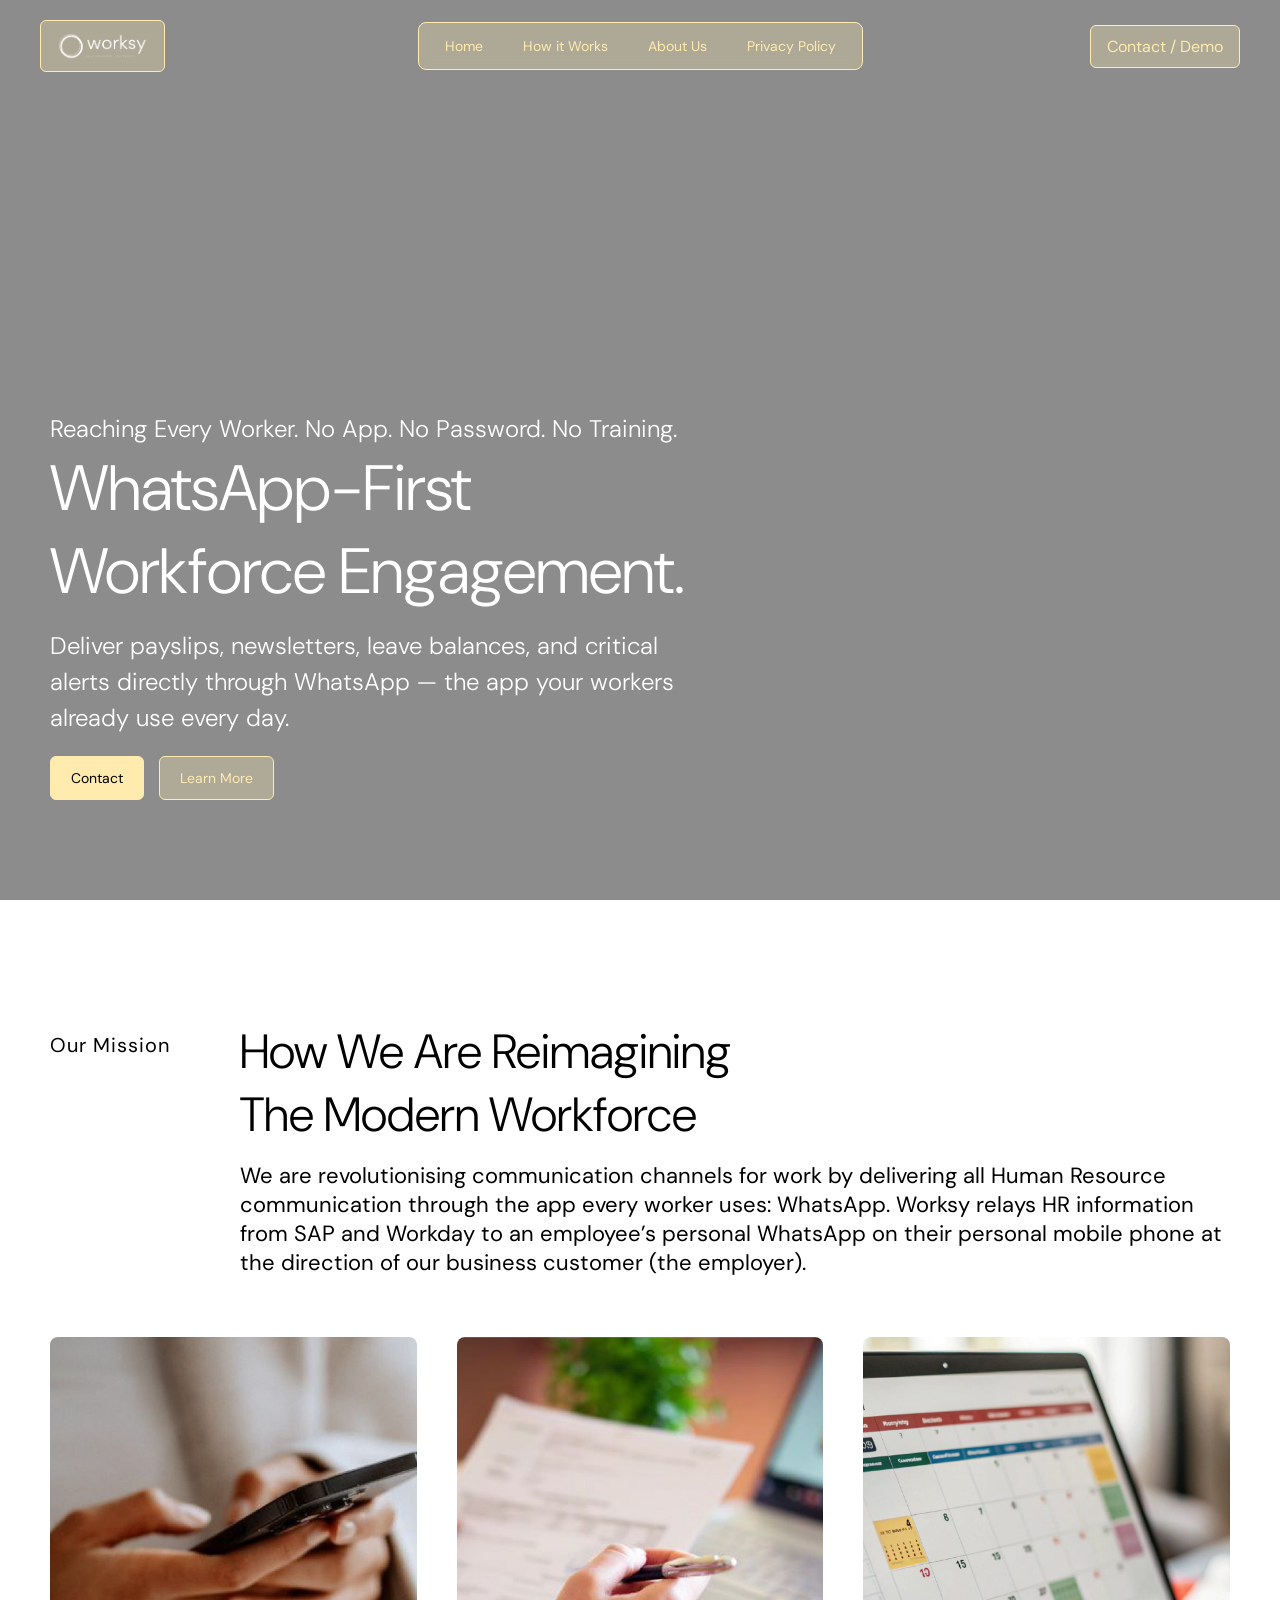
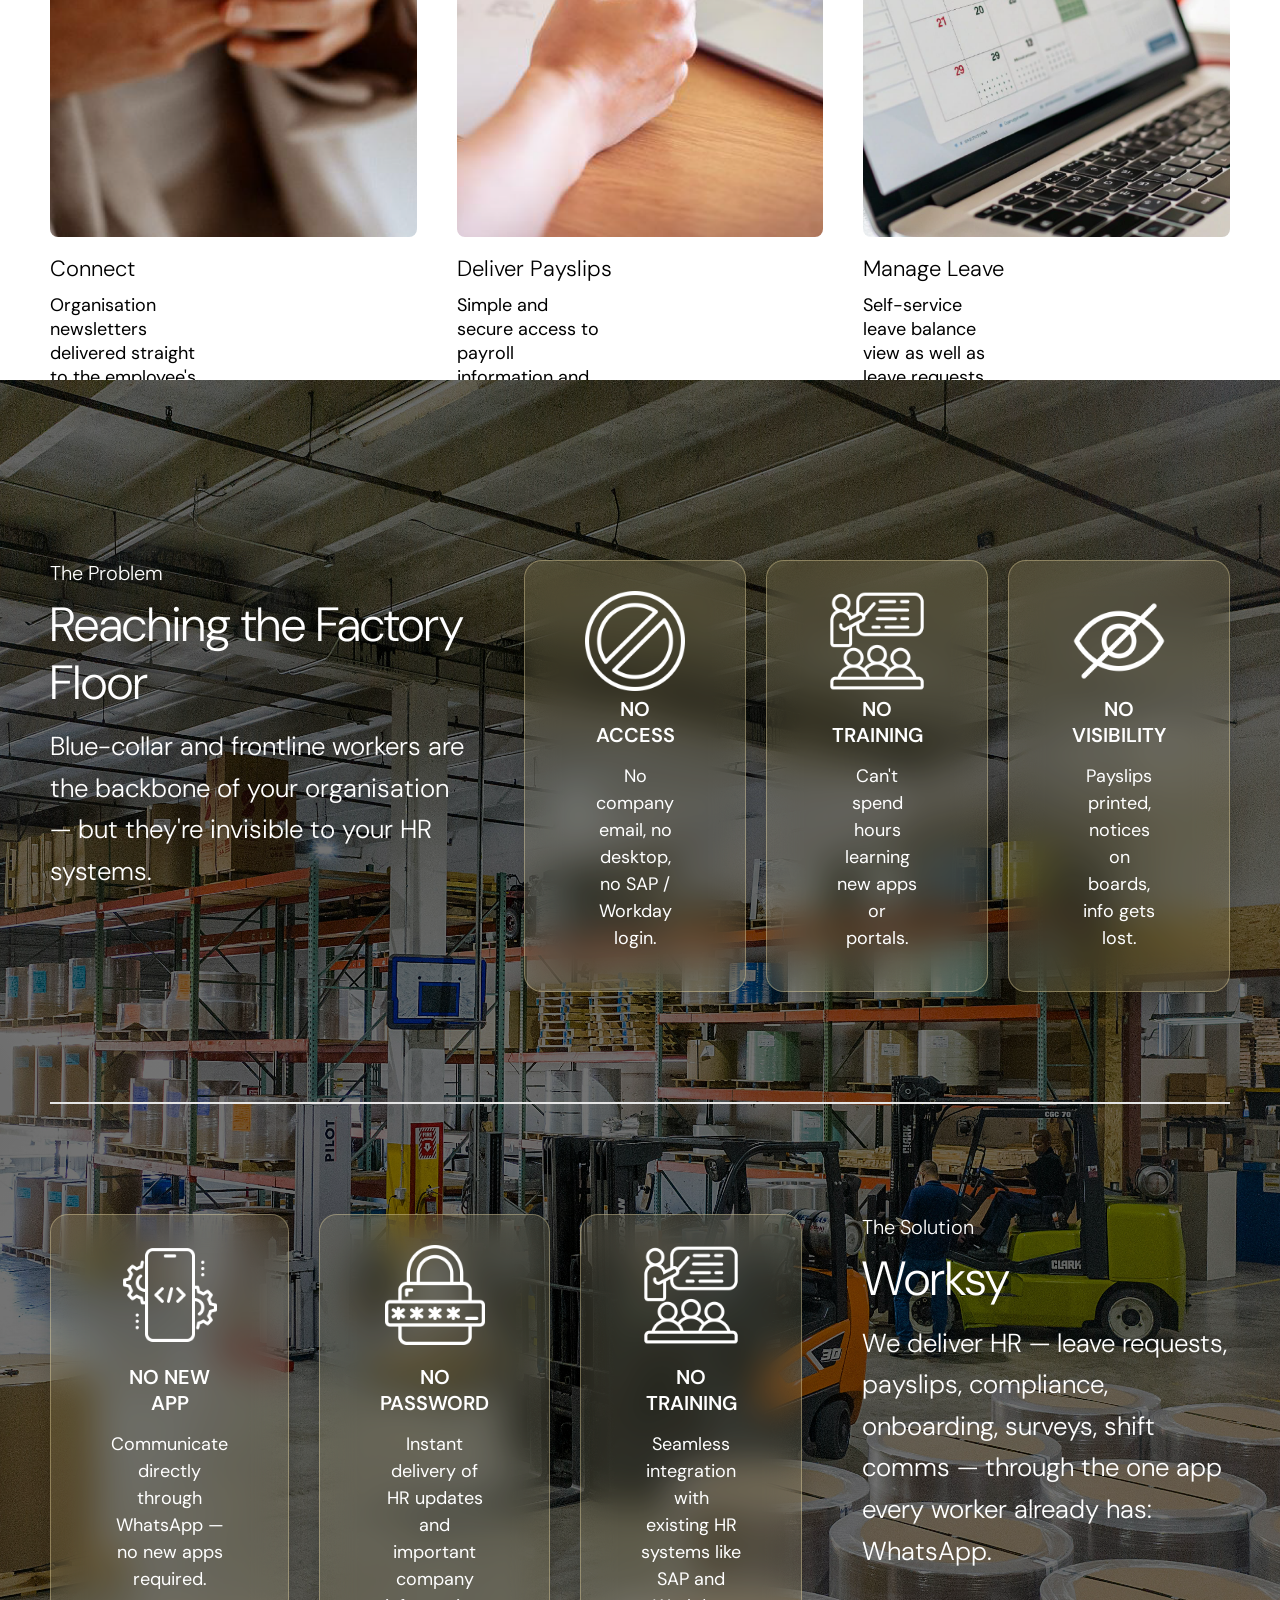
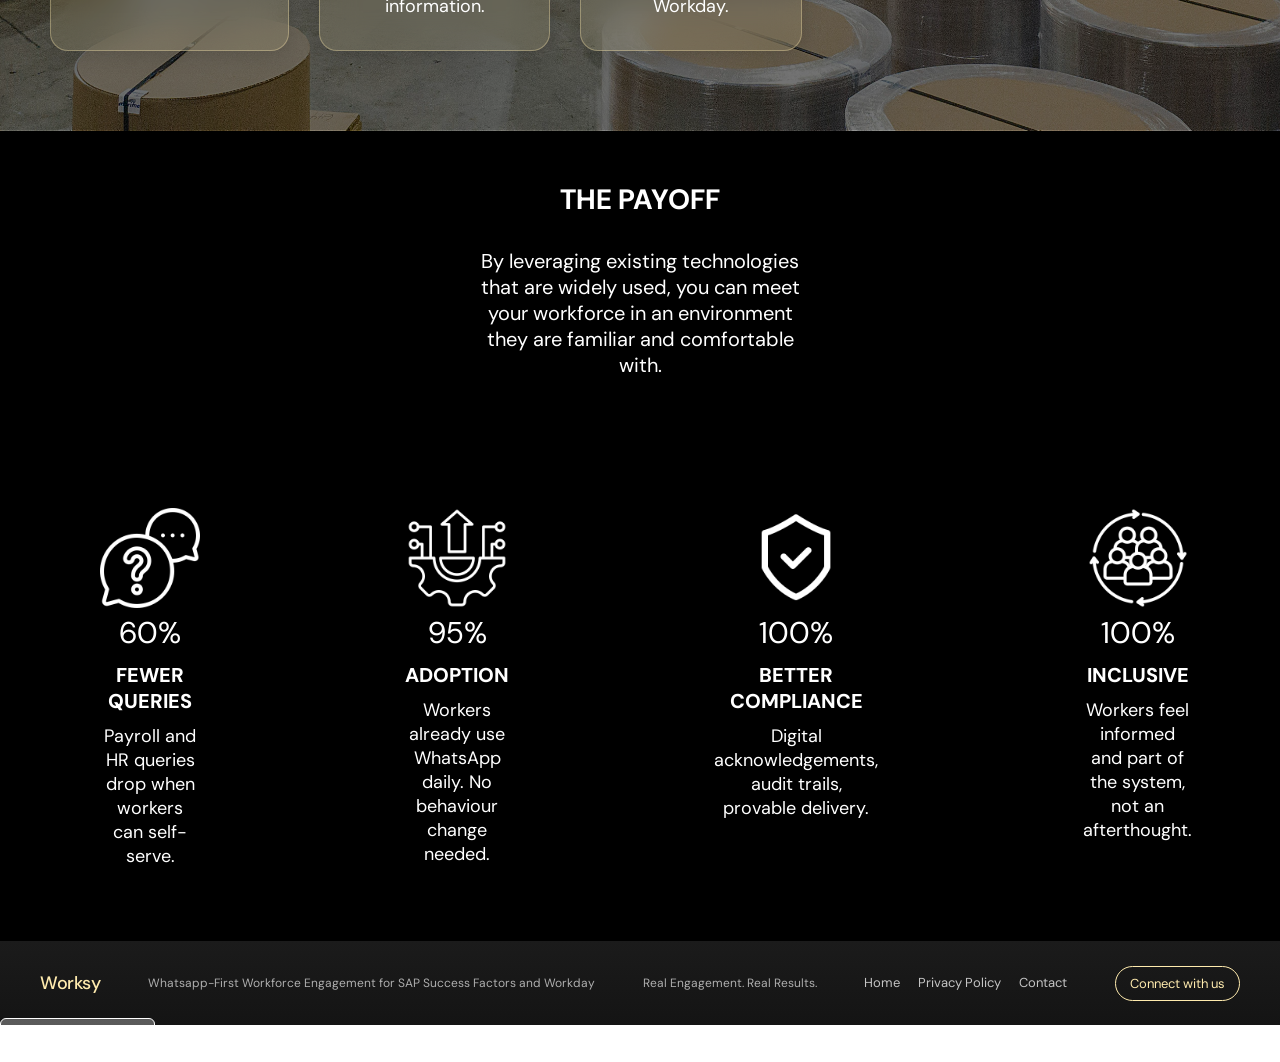
<file: index.html>
<!DOCTYPE html>
<html lang="en">
<head>
    <meta charset="UTF-8">
    <meta name="viewport" content="width=device-width, initial-scale=1.0">
    <link rel="stylesheet" href="./css/base.css">
    <link rel="icon" type="image/x-icon" href="./Logo Files/Favicons/iPhone.png">
    <title>Home</title>
</head>
<body>
  <!-- NAVBAR -->
    <header class="navbar">
        <a href="./index.html" class="logo"><img src="./Logo Files/png/White logo - no background.png" alt=""></a>

        <nav class="nav-pill">
            <a href="./index.html">Home</a>
            <a href="./howitworks.html">How it Works</a>
            <a href="./about.html">About Us</a>
            <a href="./privacypolicy.html">Privacy Policy</a>
        </nav>

        <a href="./contact.html" class="cta-btn">Contact / Demo</a>
    </header>


    <button class="menu-toggle" id="menuToggle">
        <span></span>
        <span></span>
        <span></span>
    </button>

    <!-- MOBILE FULLSCREEN MENU -->
    <div class="mobile-menu" id="mobileMenu">

        <button class="close-menu" id="closeMenu">✕</button>

        <nav class="mobile-nav">
            <a href="./index.html">Home</a>
            <a href="./howitworks.html">How it Works</a>
            <a href="./about.html">About Us</a>
            <a href="./privacypolicy.html">Privacy Policy</a>
            <a href="./contact.html">Contact / Demo</a>
        </nav>

    </div>
<!-- HERO SECTION -->
<section class="hero fade-up">

    <!-- VIDEO BACKGROUND -->
    <video autoplay muted loop playsinline class="hero-video">
        <source src="./video/4293960-uhd_3840_2160_25fps.mp4" type="video/mp4">
    </video>

    <!-- DARK OVERLAY -->
    <div class="hero-overlay"></div>

    <!-- CONTENT -->
    <div class="hero-content">
        <p>Reaching Every Worker. No App. No Password. No Training.</p>

        <h1>WhatsApp-First Workforce Engagement.</h1>

        <p>
            Deliver payslips, newsletters, leave balances, and critical alerts
            directly through WhatsApp — the app your workers already use every day.
        </p>
        
        <div class="hero-buttons">
            <a href="./contact.html" class="btn primary">Contact</a>
            <a href="./howitworks.html" class="btn secondary">Learn More</a>
        </div>
    </div>

</section>

    <!-- MISSION SECTION -->

    <section class="mission fade-up">
        <div class="mission-content">

            <p class="mission-label">Our Mission</p>

            <div class="mission-text">
                <h1>
                    How We Are Reimagining <br>
                    The Modern Workforce
                </h1>

                <p>
                We are revolutionising communication channels for work by delivering 
                all Human Resource communication through the app every worker uses: 
                WhatsApp. Worksy relays HR information from SAP and Workday to an employee’s personal 
                WhatsApp on their personal mobile phone at the direction of our business customer 
                (the employer).
                </p>
            </div>

        </div>

        <!-- NEW FEATURE BLOCK INSIDE MISSION -->
        <div class="features-container">

            <div class="feature-card">
                <img src="./420ppi/Asset 3.png" alt="">
                <h3>Connect</h3>
                <p>Organisation newsletters delivered straight to the employee's Whatsapp chat.</p>
            </div>

            <div class="feature-card">
                <img src="./420ppi/Asset 2.png" alt="">
                <h3>Deliver Payslips</h3>
                <p>Simple and secure access to payroll information and payslip downloads.</p>
            </div>

            <div class="feature-card">
                <img src="./420ppi/Asset 1.png" alt="">
                <h3>Manage Leave</h3>
                <p>Self-service leave balance view as well as leave requests with status updates.</p>
            </div>
        </div>
    </section>

    <section class="problem fade-up">

    <!-- PROBLEM ROW -->
    <div class="problem-row">
        
        <div class="problem-text">
        <p class="problem-label">The Problem</p>
        <h2>Reaching the Factory Floor</h2>
        <p class="problem-body">
            Blue-collar and frontline workers are the backbone of your organisation — but they're invisible to your HR systems.
        </p>
        </div>

        <div class="problem-grid">
        <div class="problem-item">
            <div class="icon"><img src="./icons/no-access.png" alt=""></div>
            <p class="problem-icon-text">NO ACCESS</p>
            <p class="problem-icon-mini">No company email, no desktop, no SAP / Workday login.</p>
        </div>

        <div class="problem-item">
            <div class="icon"><img src="./icons/no-training.png" alt=""></div>
            <p class="problem-icon-text">NO TRAINING</p>
            <p class="problem-icon-mini">Can't spend hours learning new apps or portals.</p>
        </div>

        <div class="problem-item">
            <div class="icon"><img src="./icons/no-visibility.png" alt=""></div>
            <p class="problem-icon-text">NO VISIBILITY</p>
            <p class="problem-icon-mini">Payslips printed, notices on boards, info gets lost.</p>
        </div>
        </div>

    </div>

    <div class="divider"></div>

    <!-- SOLUTION ROW -->
    <div class="solution">

        <div class="solution-grid">
        <div class="solution-item">
            <div class="icon"><img src="./icons/no-new-app.png" alt=""></div>
            <p class="solution-icon-text">NO NEW APP</p>
            <p class="solution-icon-mini">Communicate directly through WhatsApp — no new apps required.</p>
        </div>

        <div class="solution-item">
            <div class="icon"><img src="./icons/no-password.png" alt=""></div>
            <p class="solution-icon-text">NO PASSWORD</p>
            <p class="solution-icon-mini">Instant delivery of HR updates and important company information.</p>
        </div>

        <div class="solution-item">
            <div class="icon"><img src="./icons/no-training.png" alt=""></div>
            <p class="solution-icon-text">NO TRAINING</p>
            <p class="solution-icon-mini">Seamless integration with existing HR systems like SAP and Workday.</p>
        </div>
        </div>

        <div class="solution-text">
        <p class="solution-label">The Solution</p>
        <h2>Worksy</h2>
        <p class="solution-body">
            We deliver HR — leave requests, payslips, compliance, onboarding, surveys, shift comms — through the one app every worker already has: WhatsApp.
        </p>
        </div>

    </div>

    </section>

    <section class="payoff fade-up">
        <div class="payoff-text">
            <h2>THE PAYOFF</h2>
            <p>By leveraging existing technologies that are widely used, you can meet your workforce in an environment they are familiar and comfortable with.</p>
        </div>

        <div class="payoff-grid">

            <div class="payoff-item">
                <div class="icon"><img src="./icons/question.png" alt=""></div>
                <p class="payoff-icon-no">60%</p>
                <p class="payoff-icon-text">FEWER QUERIES</p>
                <p class="payoff-icon-mini">Payroll and HR queries drop when workers can self-serve.</p>
            </div>

            <div class="payoff-item">
                <div class="icon"><img src="./icons/adoption.png" alt=""></div>
                <p class="payoff-icon-no">95%</p>
                <p class="payoff-icon-text">ADOPTION</p>
                <p class="payoff-icon-mini">Workers already use WhatsApp daily. No behaviour change needed.</p>
            </div>

            <div class="payoff-item">
                <div class="icon"><img src="./icons/compliance.png" alt=""></div>
                <p class="payoff-icon-no">100%</p>
                <p class="payoff-icon-text">BETTER COMPLIANCE</p>
                <p class="payoff-icon-mini">Digital acknowledgements, audit trails, provable delivery.</p>
            </div>

            <div class="payoff-item">
                <div class="icon"><img src="./icons/inclusion.png" alt=""></div>
                <p class="payoff-icon-no">100%</p>
                <p class="payoff-icon-text">INCLUSIVE</p>
                <p class="payoff-icon-mini">Workers feel informed and part of the system, not an afterthought.</p>
            </div>

        </div>

        <div class="payoff-button">
            <a href="./howitworks.html" class="payoff-btn">See How It Works</a>
        </div>

    </section>


<section class="footer">

  <div class="footer-single-line">

    <div class="footer-brand">
      Worksy
    </div>

    <div class="footer-text">
      Whatsapp-First Workforce Engagement for SAP Success Factors and Workday 
    </div>

    <div class="footer-tagline">
      Real Engagement. Real Results.
    </div>

    <div class="footer-links">
      <a href="./index.html">Home</a>
      <a href="./privacypolicy.html">Privacy Policy</a>
      <a href="./contact.html">Contact</a>
    </div>

    <div class="footer-cta">
      <a href="#" class="footer-cta-btn">Connect with us</a>
    </div>

  </div>

</section>

    <script>

        const menuToggle = document.getElementById('menuToggle');
        const mobileMenu = document.getElementById('mobileMenu');
        const closeMenu = document.getElementById('closeMenu');

        menuToggle.addEventListener('click', () => {
        mobileMenu.classList.add('active');
        });

        closeMenu.addEventListener('click', () => {
        mobileMenu.classList.remove('active');
        });

    </script>
    
    </body>
</html>
</file>
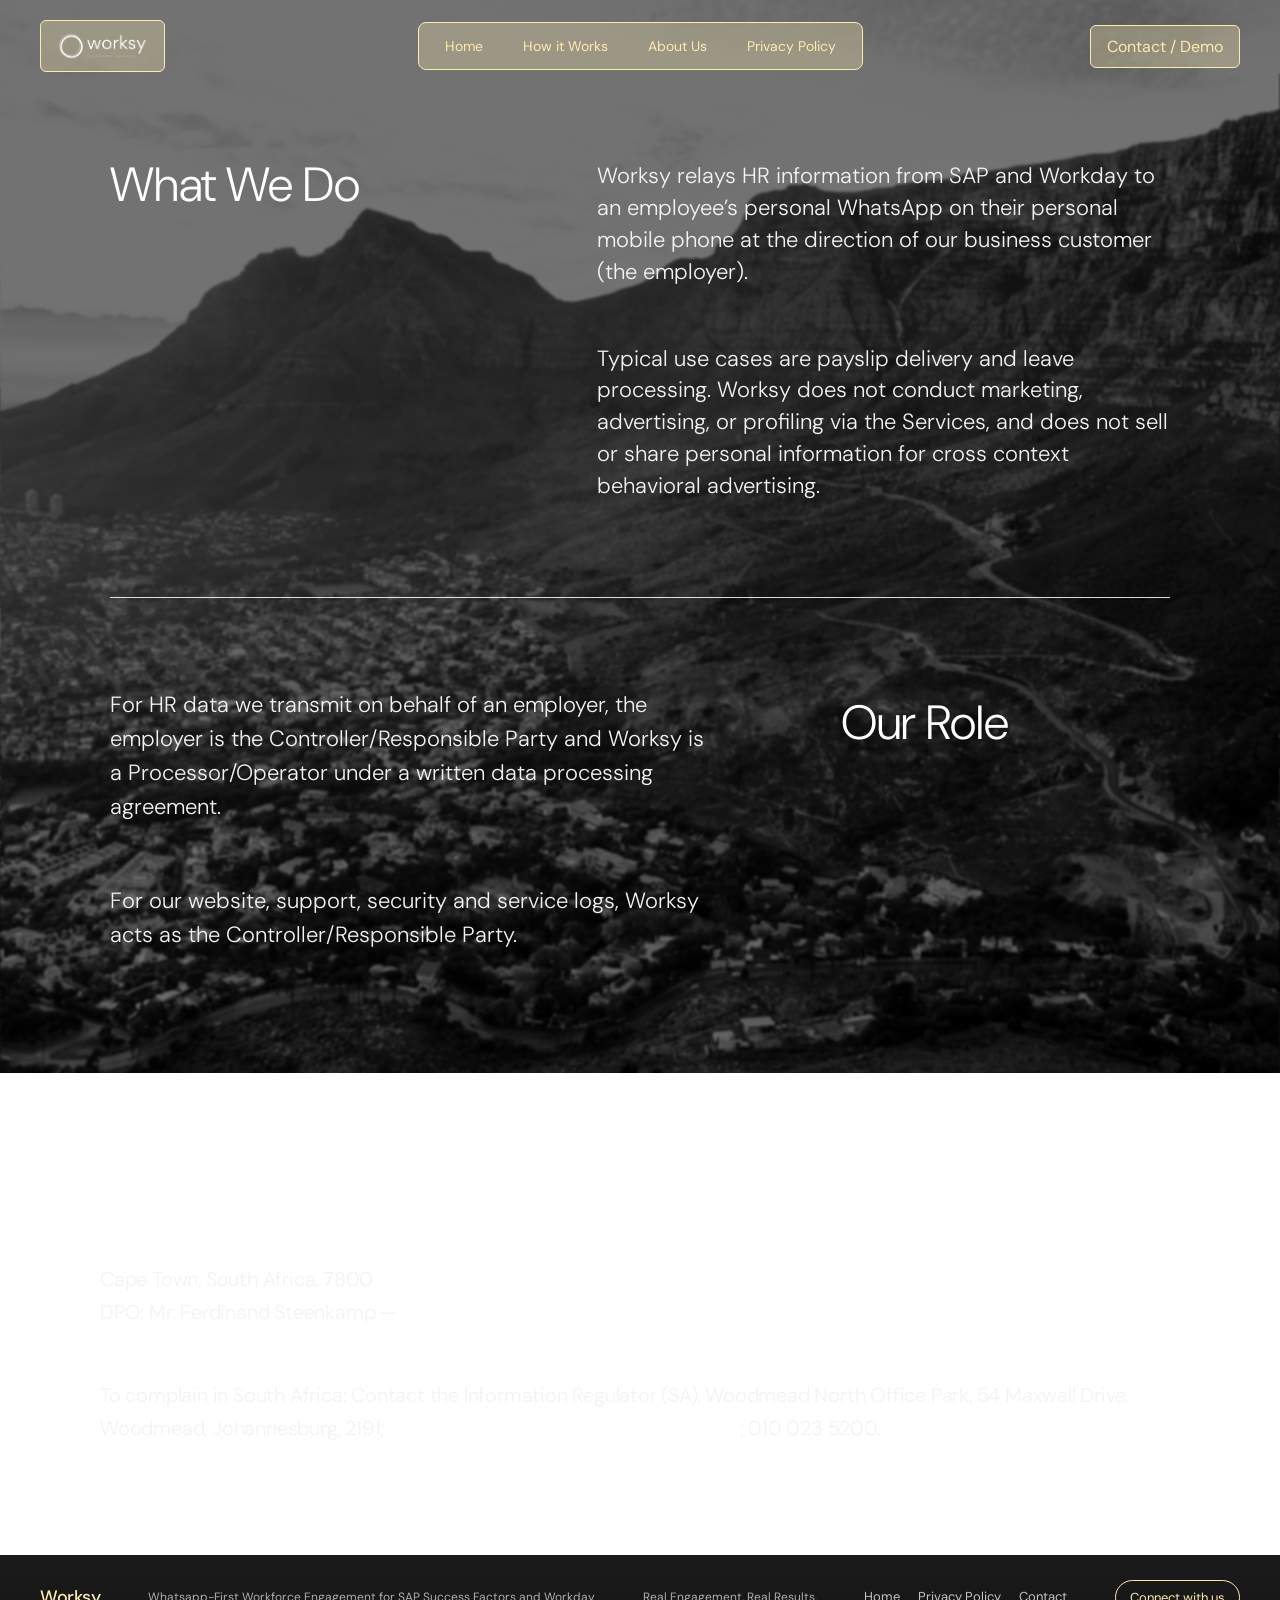
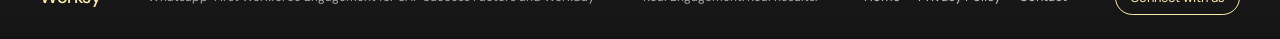
<file: about.html>
<!DOCTYPE html>
<html lang="en">
<head>
    <meta charset="UTF-8">
    <meta name="viewport" content="width=device-width, initial-scale=1.0">
    <link rel="stylesheet" href="./css/about.css">
    <link rel="icon" type="image/x-icon" href="./Logo Files/Favicons/iPhone.png">
    <title>Home</title>
</head>
<body>
  <!-- NAVBAR -->
    <header class="navbar">
        <a href="./index.html" class="logo"><img src="./Logo Files/png/White logo - no background.png" alt=""></a>

        <nav class="nav-pill">
            <a href="./index.html">Home</a>
            <a href="./howitworks.html">How it Works</a>
            <a href="./about.html">About Us</a>
            <a href="./privacypolicy.html">Privacy Policy</a>
        </nav>

        <a href="./contact.html" class="cta-btn">Contact / Demo</a>
    </header>
    <button class="menu-toggle" id="menuToggle">
        <span></span>
        <span></span>
        <span></span>
    </button>

    <!-- MOBILE FULLSCREEN MENU -->
    <div class="mobile-menu" id="mobileMenu">

        <button class="close-menu" id="closeMenu">✕</button>

        <nav class="mobile-nav">
            <a href="./index.html">Home</a>
            <a href="./howitworks.html">How it Works</a>
            <a href="./about.html">About Us</a>
            <a href="./privacypolicy.html">Privacy Policy</a>
            <a href="./contact.html">Contact / Demo</a>
        </nav>

    </div>

    <section class="what-we-do" class="what-we-do fade-up">

  <!-- BACKGROUND -->
  <img 
    src="./photos/whatwedo.jpg" 
    alt="" 
    class="what-we-do-bg"
  >

  <!-- OVERLAY -->
  <div class="what-we-do-overlay"></div>

  <!-- CONTENT -->
  <div class="what-we-do-content">

    <!-- TOP -->
    <div class="top-grid">

      <div>
        <h2 class="section-title">
          What We Do
        </h2>
      </div>

      <div class="top-text fade-up fade-delay-1">

        <p>
          Worksy relays HR information from SAP and Workday to an employee’s
          personal WhatsApp on their personal mobile phone at the
          direction of our business customer (the employer).
        </p>

        <p>
          Typical use cases are payslip delivery and leave processing.
          Worksy does not conduct marketing, advertising, or profiling
          via the Services, and does not sell or share personal
          information for cross context behavioral advertising.
        </p>

      </div>

    </div>

    <!-- LINE -->
    <div class="divider"></div>

    <!-- BOTTOM -->
    <div class="bottom-grid">

      <div class="bottom-left fade-up fade-delay-2">

        <p>
          For HR data we transmit on behalf of an employer, the employer
          is the Controller/Responsible Party and Worksy is a
          Processor/Operator under a written data processing agreement.
        </p>

        <p>
          For our website, support, security and service logs, Worksy acts
          as the Controller/Responsible Party.
        </p>

      </div>

      <div class="bottom-right">

        <h2 class="role-title fade-up fade-delay-3">
          Our Role
        </h2>

      </div>

    </div>

  </div>

</section>


<section class="contact-section" class="contact-section fade-up">

  <div class="contact-container">

    <!-- TITLE -->

    <h2 class="contact-title">
      Contact Us
    </h2>

    <!-- BLOCK 1 -->

    <div class="contact-block">

      <p>
        Cape Town, South Africa, 7800
        <br>
        DPO: Mr. Ferdinand Steenkamp —

        <a href="mailto:Ferdi@worksynow.com">
          Ferdi@worksynow.com
        </a>

      </p>

    </div>

    <!-- BLOCK 2 -->

    <div class="contact-block">

      <p>
        To complain in South Africa: Contact the Information
        Regulator (SA), Woodmead North Office Park,
        54 Maxwell Drive, Woodmead, Johannesburg, 2191;

        <a href="mailto:POPIAComplaints@inforegulator.org.za">
          POPIAComplaints@inforegulator.org.za
        </a>;

        010 023 5200.
      </p>

    </div>

  </div>

</section>

<section class="footer">

  <div class="footer-single-line">

    <div class="footer-brand">
      Worksy
    </div>

    <div class="footer-text">
      Whatsapp-First Workforce Engagement for SAP Success Factors and Workday
    </div>

    <div class="footer-tagline">
      Real Engagement. Real Results.
    </div>

    <div class="footer-links">
      <a href="./index.html">Home</a>
      <a href="./privacypolicy.html">Privacy Policy</a>
      <a href="./contact.html">Contact</a>
    </div>

    <div class="footer-cta">
      <a href="#" class="footer-cta-btn">Connect with us</a>
    </div>

  </div>

</section>

     <script>

        const menuToggle = document.getElementById('menuToggle');
        const mobileMenu = document.getElementById('mobileMenu');
        const closeMenu = document.getElementById('closeMenu');

        menuToggle.addEventListener('click', () => {
        mobileMenu.classList.add('active');
        });

        closeMenu.addEventListener('click', () => {
        mobileMenu.classList.remove('active');
        });

    </script>

    </body>
</html>
</file>
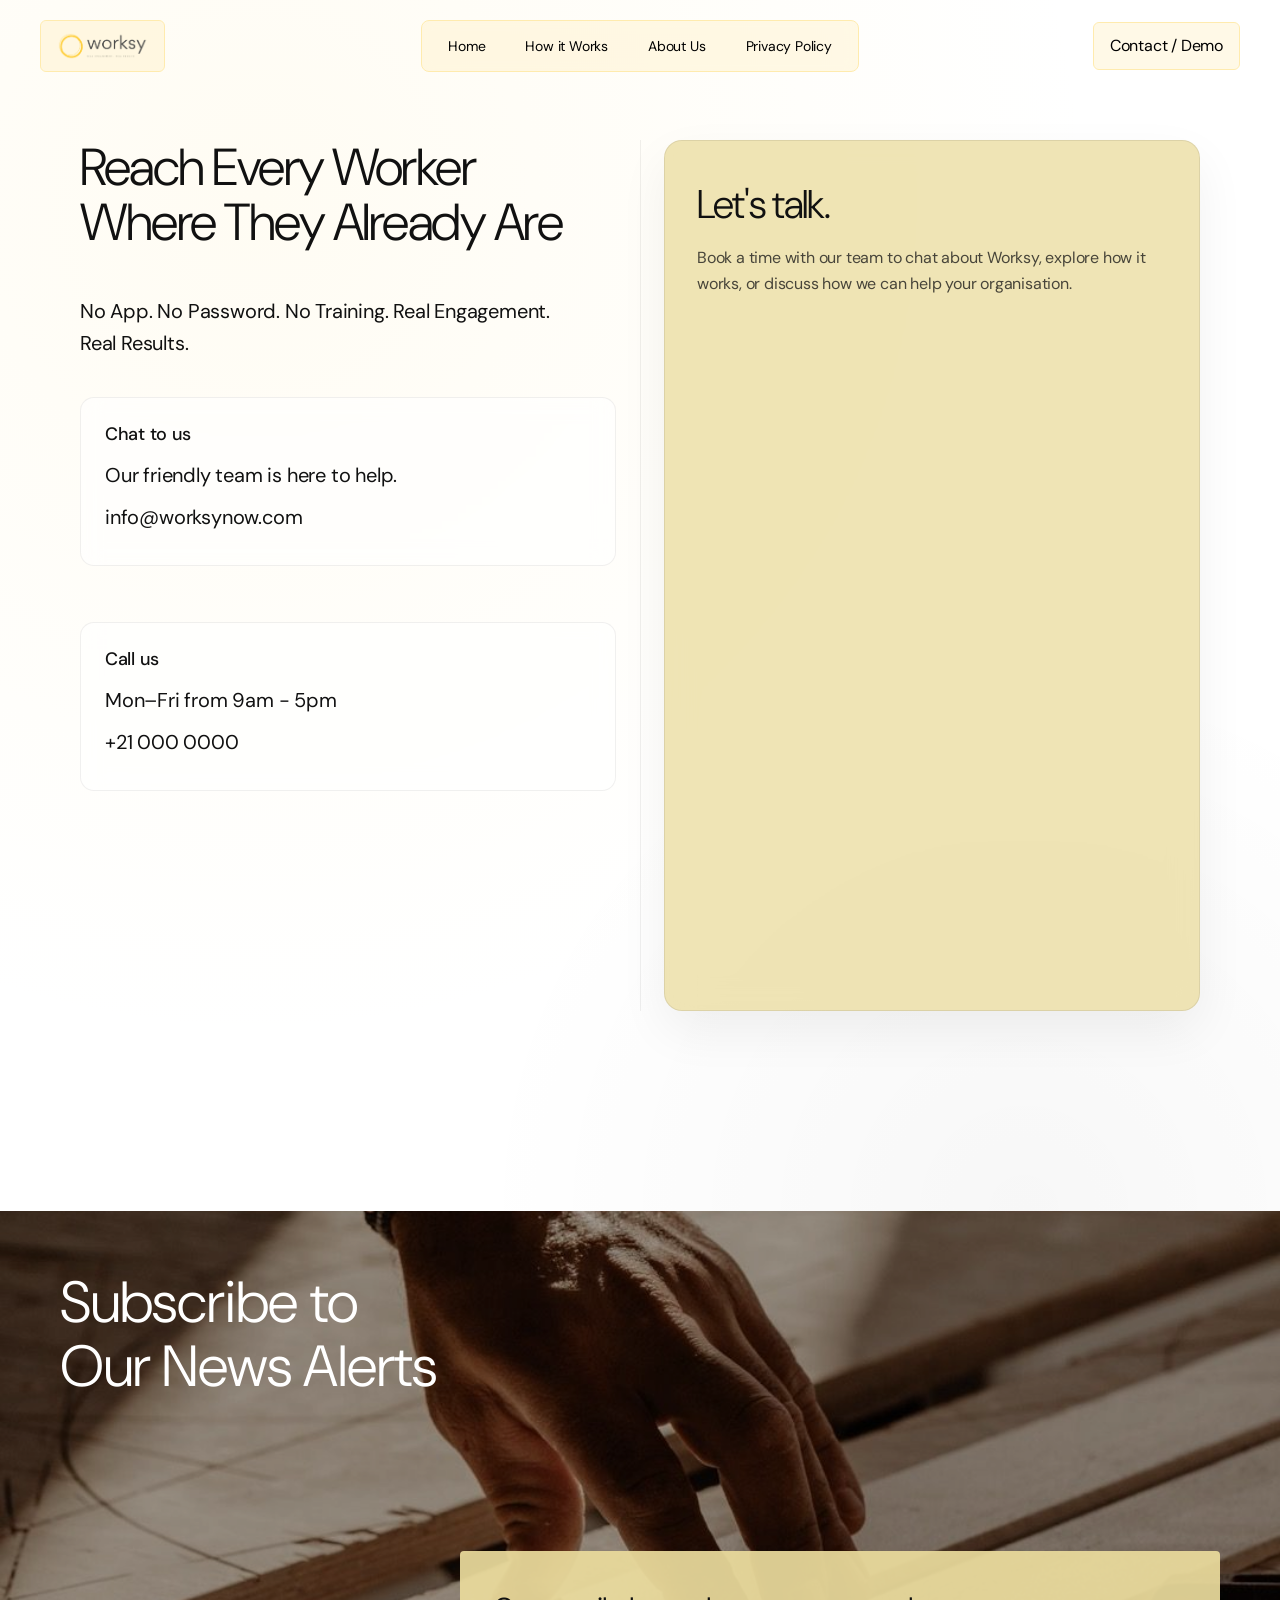
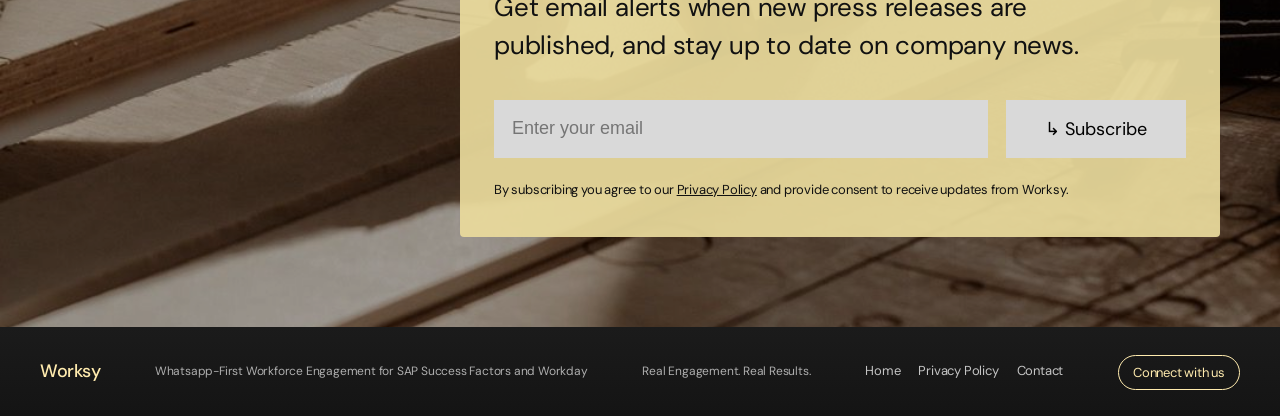
<file: contact.html>
<!DOCTYPE html>
<html lang="en">
<head>
    <meta charset="UTF-8">
    <meta name="viewport" content="width=device-width, initial-scale=1.0">
    <link rel="stylesheet" href="./css/contact.css">
    <link rel="icon" type="image/x-icon" href="./Logo Files/Favicons/iPhone.png">
    <title>Home</title>
</head>
<body>
  <!-- NAVBAR -->
  <header class="navbar">
    <a href="./index.html" class="logo"><img src="./Logo Files/png/Color logo - no background.png" alt=""></a>

    <nav class="nav-pill">
        <a href="./index.html">Home</a>
        <a href="./howitworks.html">How it Works</a>
        <a href="./about.html">About Us</a>
        <a href="./privacypolicy.html">Privacy Policy</a>
    </nav>

    <a href="./contact.html" class="cta-btn">Contact / Demo</a>
</header>
  <button class="menu-toggle" id="menuToggle">
    <span></span>
    <span></span>
    <span></span>
  </button>
    <!-- MOBILE FULLSCREEN MENU -->
  <div class="mobile-menu" id="mobileMenu">

      <button class="close-menu" id="closeMenu">✕</button>

      <nav class="mobile-nav">
          <a href="./index.html">Home</a>
          <a href="./howitworks.html">How it Works</a>
          <a href="./about.html">About Us</a>
          <a href="./privacypolicy.html">Privacy Policy</a>
          <a href="./contact.html">Contact / Demo</a>
      </nav>

  </div>

    <section class="contact-page">

    <div class="contact-layout">

    <!-- LEFT -->

    <div class="contact-left">

      <h1 class="reveal">
        Reach Every Worker
        Where They Already Are
      </h1>

      <p class="intro reveal delay-1">
        No App. No Password. No Training.
        Real Engagement. Real Results.
      </p>

      <div class="contact-info-block">

        <h3 class="reveal">Chat to us</h3>

        <p class="intro reveal delay-1">
          Our friendly team is here to help.
        </p>

        <p class="intro reveal delay-1">

          <a href="mailto:info@worksynow.com">
            info@worksynow.com
          </a>
        </p>

      </div>

      <div class="contact-info-block reveal delay-2">

        <h3 class="reveal">Call us</h3>

        <p class="intro reveal delay-1">Mon–Fri from 9am - 5pm</p>

        <p class="intro reveal delay-1">+21 000 0000</p>

      </div>

    </div>

    <!-- RIGHT FORM -->

    <!-- RIGHT SIDE: CALENDLY BOOKING -->

    <div class="calendly-box">

      <h2>Let's talk.</h2>

      <p class="calendly-intro">
        Book a time with our team to chat about Worksy,
        explore how it works, or discuss how we can help
        your organisation.
      </p>

      <!-- CALENDLY EMBED -->

      <div
        class="calendly-inline-widget"
        data-url="https://calendly.com/YOUR-USERNAME/YOUR-EVENT?hide_gdpr_banner=1"
        style="min-width: 280px; height: 650px;"
      ></div>

    </div>

    <!-- LOAD CALENDLY WIDGET -->

    <script
      src="https://assets.calendly.com/assets/external/widget.js"
      async
      type="text/javascript">
    </script>

  </section>

<!-- ====================================
     NEWSLETTER SECTION
==================================== -->

<section class="newsletter-section">

  <!-- BACKGROUND IMAGE -->

  <img
    src="./photos/eef8164981c4f53e7f485c00cc236354.jpg"
    alt=""
    class="newsletter-bg"
  >

  <div class="newsletter-overlay"></div>

  <!-- CONTENT -->

  <div class="newsletter-content">

    <!-- LEFT -->

    <h2 class="newsletter-title reveal">
      Subscribe to Our
      News Alerts
    </h2>

    <!-- RIGHT BOX -->

    <div class="subscribe-box reveal delay-2">

      <h3>
        Get email alerts when new press releases are
        published, and stay up to date on company news.
      </h3>

      <!-- SUBSCRIBE FORM -->

      <!-- 
        Replace YOUR_EMAIL@example.com
        with your real email address
      -->

      <form
        class="subscribe-form"
        action="https://formsubmit.co/YOUR_EMAIL@example.com"
        method="POST"
      >

        <input type="hidden" name="_captcha" value="false">

        <input type="hidden" name="_subject" value="New Newsletter Subscription">

        <input
          type="email"
          name="subscriber_email"
          placeholder="Enter your email"
          required
        >

        <button type="submit">
          ↳ Subscribe
        </button>

      </form>

      <p class="privacy-note">
        By subscribing you agree to our
        <a href="./privacypolicy.html">Privacy Policy</a>
        and provide consent to receive updates from Worksy.
      </p>

    </div>

  </div>

</section>

<section class="footer">

  <div class="footer-single-line">

    <div class="footer-brand">
      Worksy
    </div>

    <div class="footer-text">
      Whatsapp-First Workforce Engagement for SAP Success Factors and Workday
    </div>

    <div class="footer-tagline">
      Real Engagement. Real Results.
    </div>

    <div class="footer-links">
      <a href="./index.html">Home</a>
      <a href="./privacypolicy.html">Privacy Policy</a>
      <a href="./contact.html">Contact</a>
    </div>

    <div class="footer-cta">
      <a href="#" class="footer-cta-btn">Connect with us</a>
    </div>

  </div>

</section>


<script>
const menuToggle = document.getElementById('menuToggle');
const mobileMenu = document.getElementById('mobileMenu');
const closeMenu = document.getElementById('closeMenu');

menuToggle.addEventListener('click', () => {
  mobileMenu.classList.add('active');
  document.body.style.overflow = 'hidden'; // prevent scroll
});

closeMenu.addEventListener('click', () => {
  mobileMenu.classList.remove('active');
  document.body.style.overflow = '';
});

// close when clicking a link
document.querySelectorAll('.mobile-nav a').forEach(link => {
  link.addEventListener('click', () => {
    mobileMenu.classList.remove('active');
    document.body.style.overflow = '';
  });
});
</script>

    <script>
const reveals = document.querySelectorAll('.reveal');

const observer = new IntersectionObserver((entries) => {

  entries.forEach(entry => {

    if (entry.isIntersecting) {
      entry.target.classList.add('active');
    }

  });

}, {
  threshold: 0.15
});

reveals.forEach(el => observer.observe(el));
</script>
    </body>
    </html>
</file>
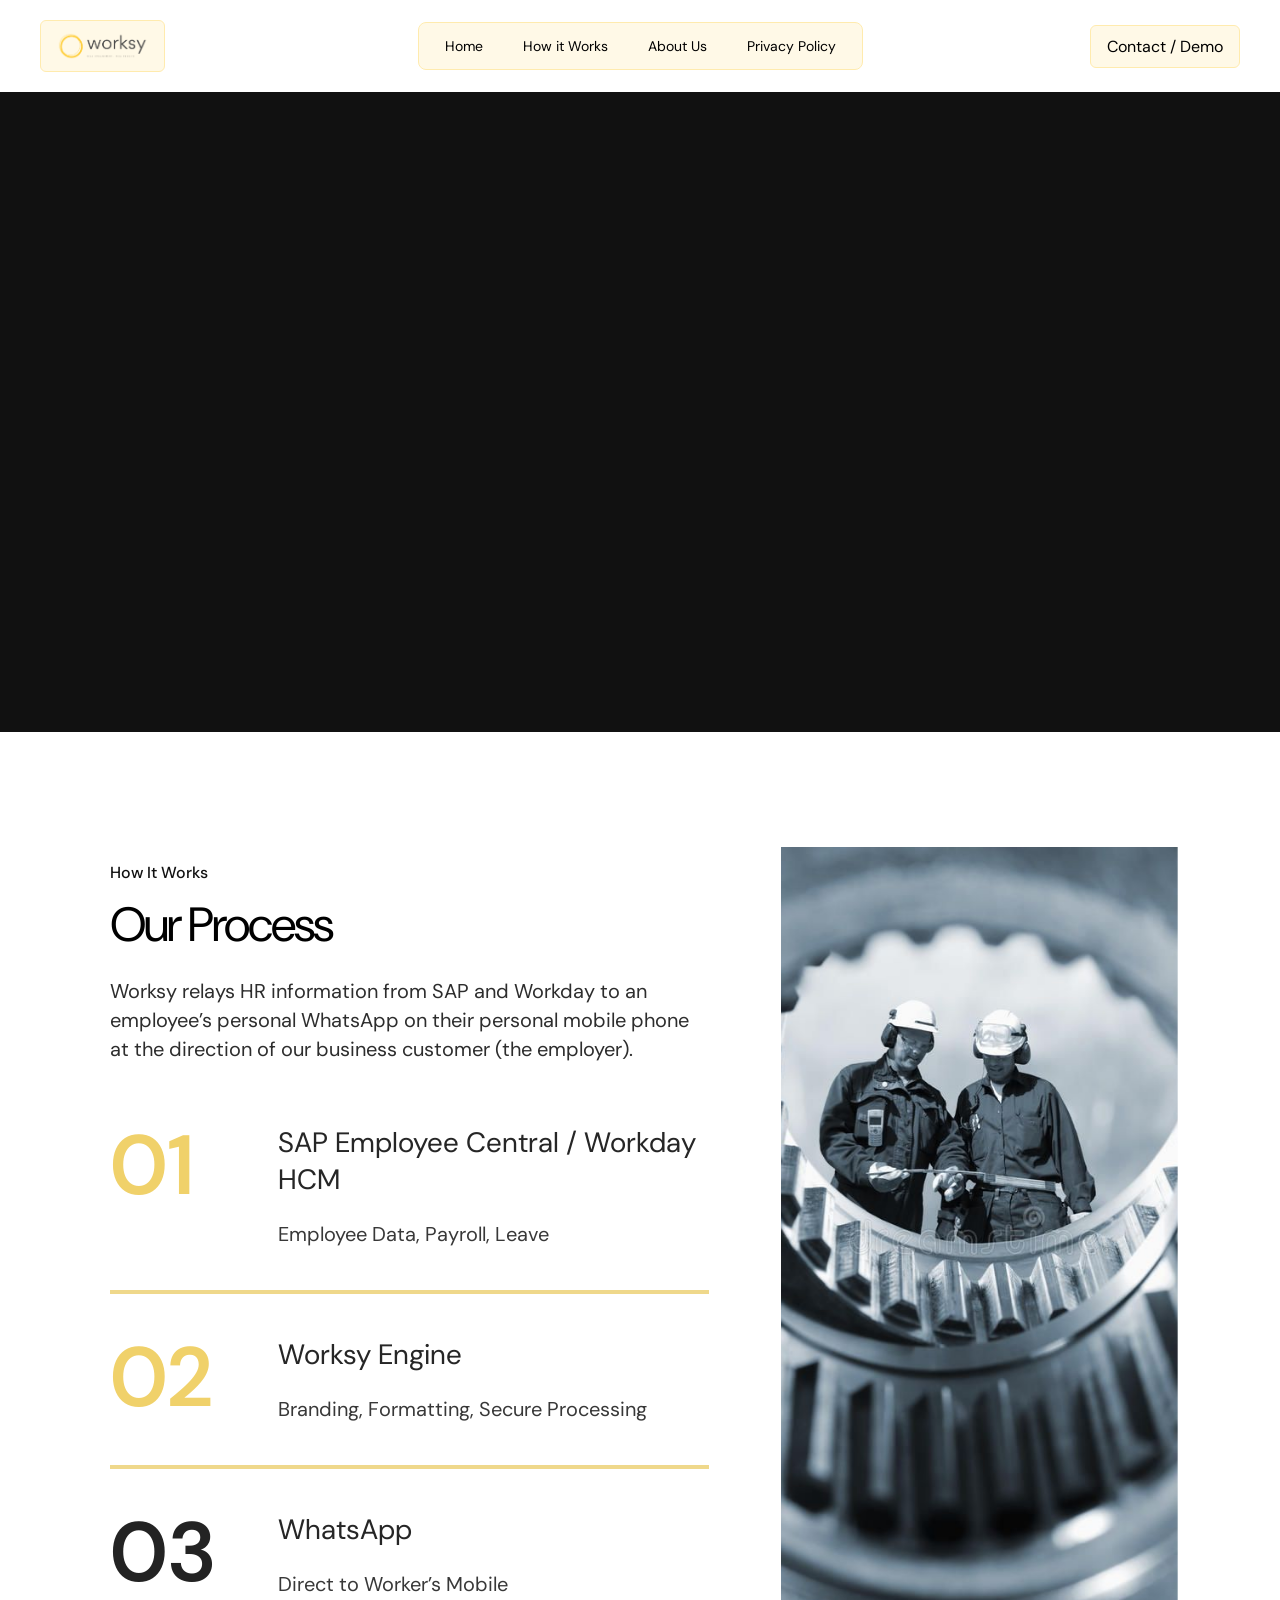
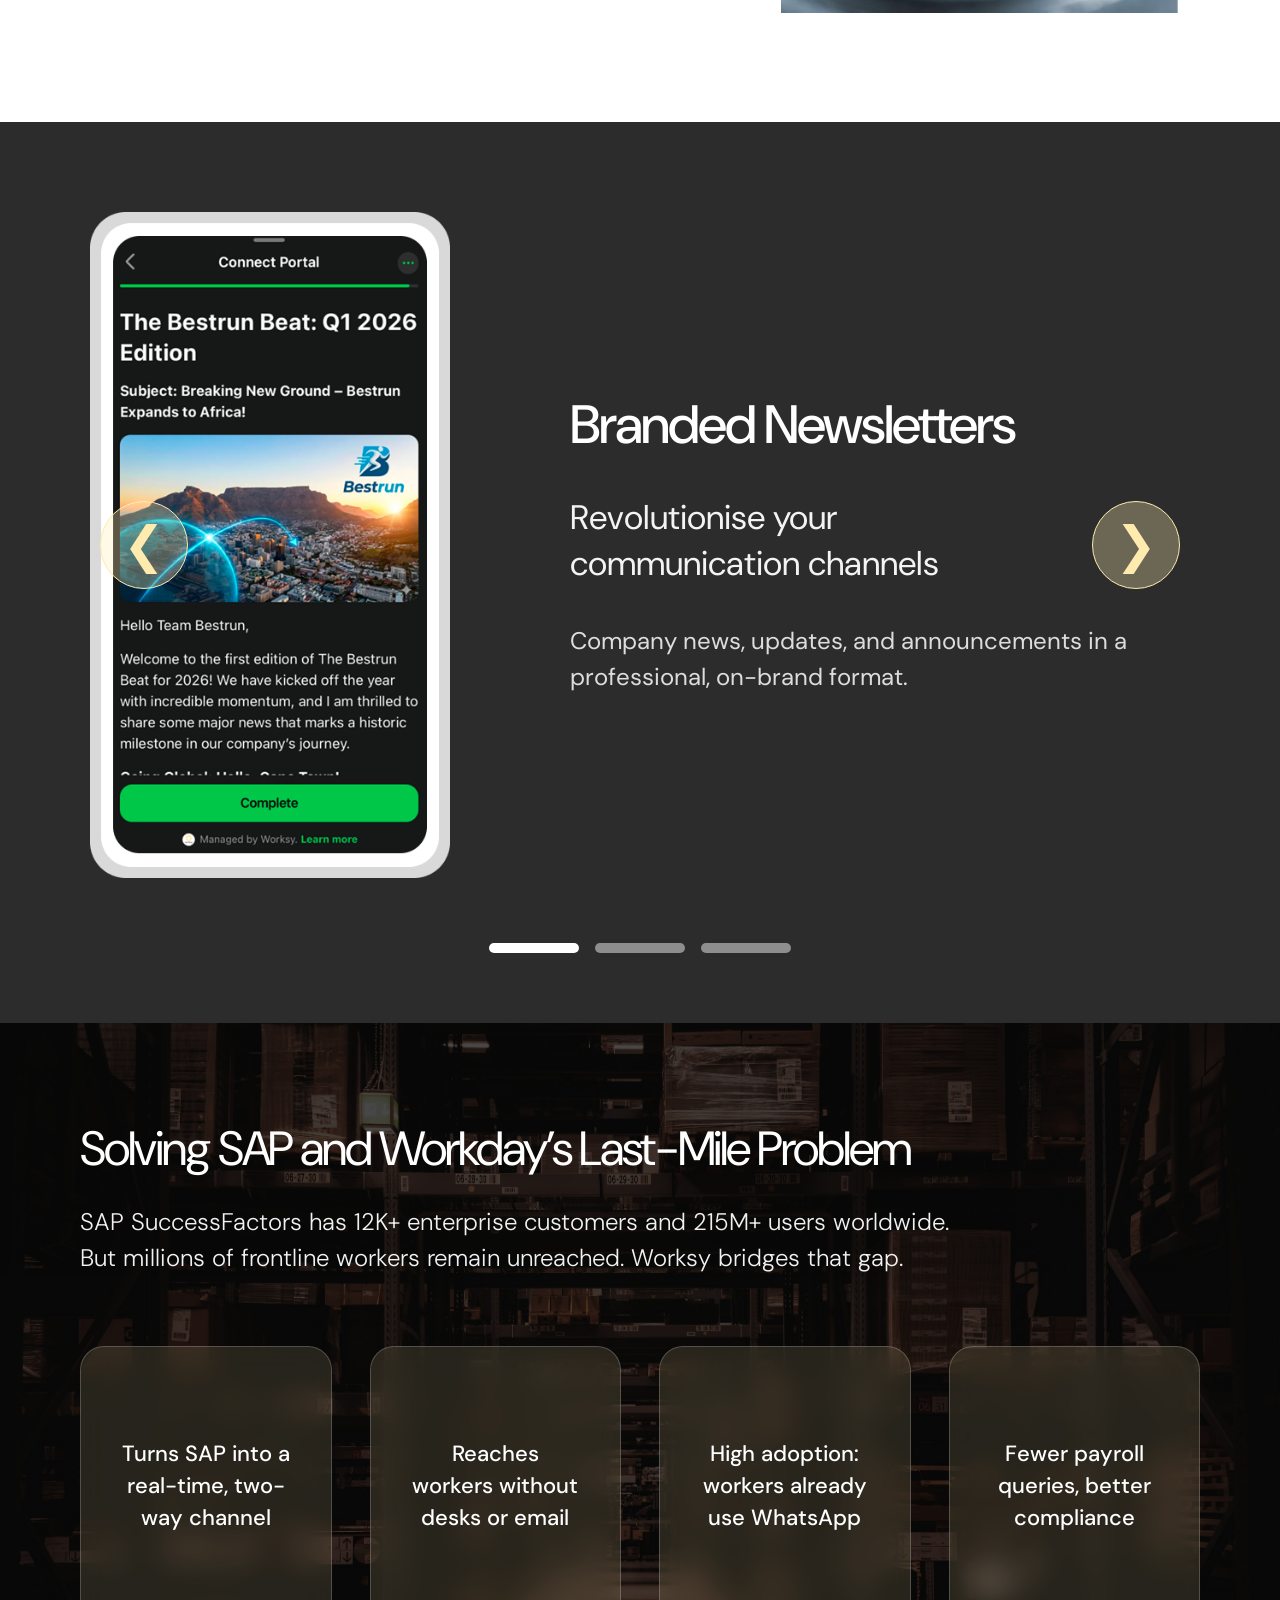
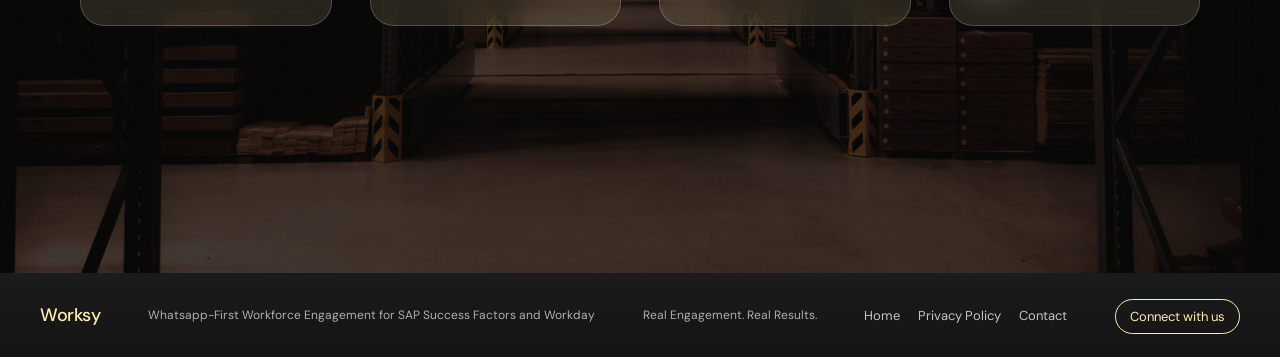
<file: howitworks.html>
<!DOCTYPE html>
<html lang="en">
<head>
    <meta charset="UTF-8">
    <meta name="viewport" content="width=device-width, initial-scale=1.0">
    <link rel="stylesheet" href="./css/howitworks.css">
    <link rel="icon" type="image/x-icon" href="./Logo Files/Favicons/iPhone.png">
    <title>How it Works</title>
</head>

<body>
  <!-- NAVBAR -->
    <header class="navbar">
        <a href="./index.html" class="logo"><img src="./Logo Files/png/Color logo - no background.png" alt=""></a>

        <nav class="nav-pill">
            <a href="./index.html">Home</a>
            <a href="./howitworks.html">How it Works</a>
            <a href="./about.html">About Us</a>
            <a href="./privacypolicy.html">Privacy Policy</a>
        </nav>

        <a href="./contact.html" class="cta-btn">Contact / Demo</a>
    </header>


    <button class="menu-toggle" id="menuToggle">
        <span></span>
        <span></span>
        <span></span>
    </button>

    <!-- MOBILE FULLSCREEN MENU -->
    <div class="mobile-menu" id="mobileMenu">

        <button class="close-menu" id="closeMenu">✕</button>

        <nav class="mobile-nav">
            <a href="./index.html">Home</a>
            <a href="./howitworks.html">How it Works</a>
            <a href="./about.html">About Us</a>
            <a href="./privacypolicy.html">Privacy Policy</a>
            <a href="./contact.html">Contact / Demo</a>
        </nav>

    </div>

<section class="video-hero">

    <video
        id="heroVideo"
        autoplay
        muted
        loop
        playsinline
        webkit-playsinline
        preload="auto"
    >

        <source src="./video/worksy-demo1.mp4" type="video/mp4">

        Your browser does not support HTML video.
    </video>

</section>

      <section class="process-section">

    <div class="process-grid">

      <!-- LEFT -->
      <div class="process-left">

        <div class="top-label reveal">How It Works</div>

        <h2 class="process-title reveal delay-1">Our Process</h2>

        <p class="process-description reveal delay-2">
          Worksy relays HR information from SAP and Workday to an employee’s
          personal WhatsApp on their personal mobile phone at
          the direction of our business customer (the employer).
        </p>

        <div class="process-steps">

          <!-- STEP 1 -->
          <div class="step reveal delay-1">

            <div class="step-number">01</div>

            <div class="step-content">
              <h3>SAP Employee Central / Workday HCM</h3>
              <p>Employee Data, Payroll, Leave</p>
            </div>

          </div>

          <!-- STEP 2 -->
          <div class="step reveal delay-2">

            <div class="step-number">02</div>

            <div class="step-content">
              <h3>Worksy Engine</h3>
              <p>Branding, Formatting, Secure Processing</p>
            </div>

          </div>

          <!-- STEP 3 -->
          <div class="step reveal delay-3">

            <div class="step-number dark">03</div>

            <div class="step-content">
              <h3>WhatsApp</h3>
              <p>Direct to Worker’s Mobile</p>
            </div>

          </div>

        </div>

      </div>

      <!-- RIGHT -->
      <div class="process-image reveal delay-4">
        <img src="./photos/industrial workers.jpg" alt="Industrial workers">
      </div>

    </div>

  </section>

  <!-- =========================================
     FEATURE SLIDER SECTION
========================================= -->

<section class="feature-slider-section">

  <div class="slider-wrapper">

    <div class="slides" id="slides">

      <!-- =========================================
           SLIDE 1
      ========================================= -->

      <div class="slide">

        <div class="phone-image">
          <img src="./photos/slide1.png" alt="">
        </div>

        <div class="slide-content reveal">

          <h2>Branded Newsletters</h2>

          <h3>
            Revolutionise your<br>
            communication channels
          </h3>

          <p>
            Company news, updates, and announcements
            in a professional, on-brand format.
          </p>

        </div>

      </div>

      <!-- =========================================
           SLIDE 2
      ========================================= -->

      <div class="slide">

        <div class="phone-image">
          <img src="./photos/slide2.png" alt="">
        </div>

        <div class="slide-content reveal">

          <h2>Digital Payslips</h2>

          <h3>
            No more struggling to access payslips
          </h3>

          <p>
            Secure, branded payslip delivery every month
            — no printing, no distribution hassle.
          </p>

        </div>

      </div>

      <!-- =========================================
           SLIDE 3
      ========================================= -->

      <div class="slide">

        <div class="phone-image">
          <img src="./photos/slide3.png" alt="">
        </div>

        <div class="slide-content reveal">

          <h2>Leave Requests</h2>

          <h3>
            Simplify workforce communication
          </h3>

          <p>
            Employees can receive leave balances,
            updates, and HR notifications instantly
            through WhatsApp.
          </p>

        </div>

      </div>

    </div>

    <!-- =========================================
         ARROWS
    ========================================= -->

    <button class="slider-arrow left" onclick="prevSlide()">
      &#10094;
    </button>

    <button class="slider-arrow right" onclick="nextSlide()">
      &#10095;
    </button>

  </div>

  <!-- =========================================
       DOTS
  ========================================= -->

  <div class="slider-dots">

    <div class="dot active" onclick="goToSlide(0)"></div>
    <div class="dot" onclick="goToSlide(1)"></div>
    <div class="dot" onclick="goToSlide(2)"></div>

  </div>

</section>

<section class="last-mile-section reveal">

  <!-- BACKGROUND -->
  <img 
    src="./photos/lastmileprob.jpg" 
    alt="" 
    class="last-mile-bg"
  >

  <!-- OVERLAY -->
  <div class="last-mile-overlay"></div>

  <!-- CONTENT -->
  <div class="last-mile-content">

    <!-- HEADING -->
    <div class="last-mile-heading">

      <h2>Solving SAP and Workday’s Last-Mile Problem</h2>

      <p>
        SAP SuccessFactors has 12K+ enterprise customers and 215M+
        users worldwide. But millions of frontline workers remain
        unreached. Worksy bridges that gap.
      </p>

    </div>

    <!-- CARDS -->
    <div class="benefit-grid">

      <div class="benefit-card">
        <p>
          Turns SAP into a
          real-time, two-
          way channel
        </p>
      </div>

      <div class="benefit-card">
        <p>
          Reaches workers
          without desks or
          email
        </p>
      </div>

      <div class="benefit-card">
        <p>
          High adoption:
          workers already
          use WhatsApp
        </p>
      </div>

      <div class="benefit-card">
        <p>
          Fewer payroll
          queries, better
          compliance
        </p>
      </div>

    </div>

  </div>

</section>

<section class="footer">

  <div class="footer-single-line">

    <div class="footer-brand">
      Worksy
    </div>

    <div class="footer-text">
      Whatsapp-First Workforce Engagement for SAP Success Factors and Workday
    </div>

    <div class="footer-tagline">
      Real Engagement. Real Results.
    </div>

    <div class="footer-links">
      <a href="./index.html">Home</a>
      <a href="./privacypolicy.html">Privacy Policy</a>
      <a href="./contact.html">Contact</a>
    </div>

    <div class="footer-cta">
      <a href="#" class="footer-cta-btn">Connect with us</a>
    </div>

  </div>

</section>


<script>

  let currentSlide = 0;

  const slides = document.getElementById("slides");
  const dots = document.querySelectorAll(".dot");

  const totalSlides = 3;

  function updateSlider(){

    const slideWidth = slides.children[0].offsetWidth;

    slides.style.transform =
      `translateX(-${currentSlide * slideWidth}px)`;

    dots.forEach(dot => dot.classList.remove("active"));
    dots[currentSlide].classList.add("active");

  }

  function nextSlide(){

    currentSlide++;

    if(currentSlide >= totalSlides){
      currentSlide = 0;
    }

    updateSlider();

  }

  function prevSlide(){

    currentSlide--;

    if(currentSlide < 0){
      currentSlide = totalSlides - 1;
    }

    updateSlider();

  }

  function goToSlide(index){

    currentSlide = index;
    updateSlider();

  }

</script>

 <script>

    const menuToggle = document.getElementById('menuToggle');
    const mobileMenu = document.getElementById('mobileMenu');
    const closeMenu = document.getElementById('closeMenu');

    menuToggle.addEventListener('click', () => {
    mobileMenu.classList.add('active');
    });

    closeMenu.addEventListener('click', () => {
    mobileMenu.classList.remove('active');
    });

</script>

<script>

  const reveals = document.querySelectorAll('.reveal');

  const revealOnScroll = () => {

  reveals.forEach(el => {

    const windowHeight = window.innerHeight;
    const elementTop = el.getBoundingClientRect().top;

    if(elementTop < windowHeight - 100){
      el.classList.add('active');
    }

  });

};

window.addEventListener('scroll', revealOnScroll);

revealOnScroll();

window.addEventListener('scroll', () => {

  const scrolled = window.pageYOffset;

  const processImage = document.querySelector('.process-image img');
  const bgImage = document.querySelector('.last-mile-bg');

  if(processImage){
    processImage.style.transform =
      `translateY(${scrolled * 0.05}px) scale(1.04)`;
  }

  if(bgImage){
    bgImage.style.transform =
      `translateY(${scrolled * 0}px) scale(1.08)`;
  }

});

</script>

<script>

document.addEventListener("DOMContentLoaded", function () {

    const heroVideo = document.getElementById("heroVideo");

    if (heroVideo) {

        heroVideo.muted = true;
        heroVideo.defaultMuted = true;
        heroVideo.playsInline = true;

        heroVideo.play().catch(function(error) {
            console.log("Video autoplay failed:", error);
        });

        heroVideo.addEventListener("error", function() {
            console.log("Video loading error:", heroVideo.error);
        });

    }

});

</script>

</body>
</html>
</file>
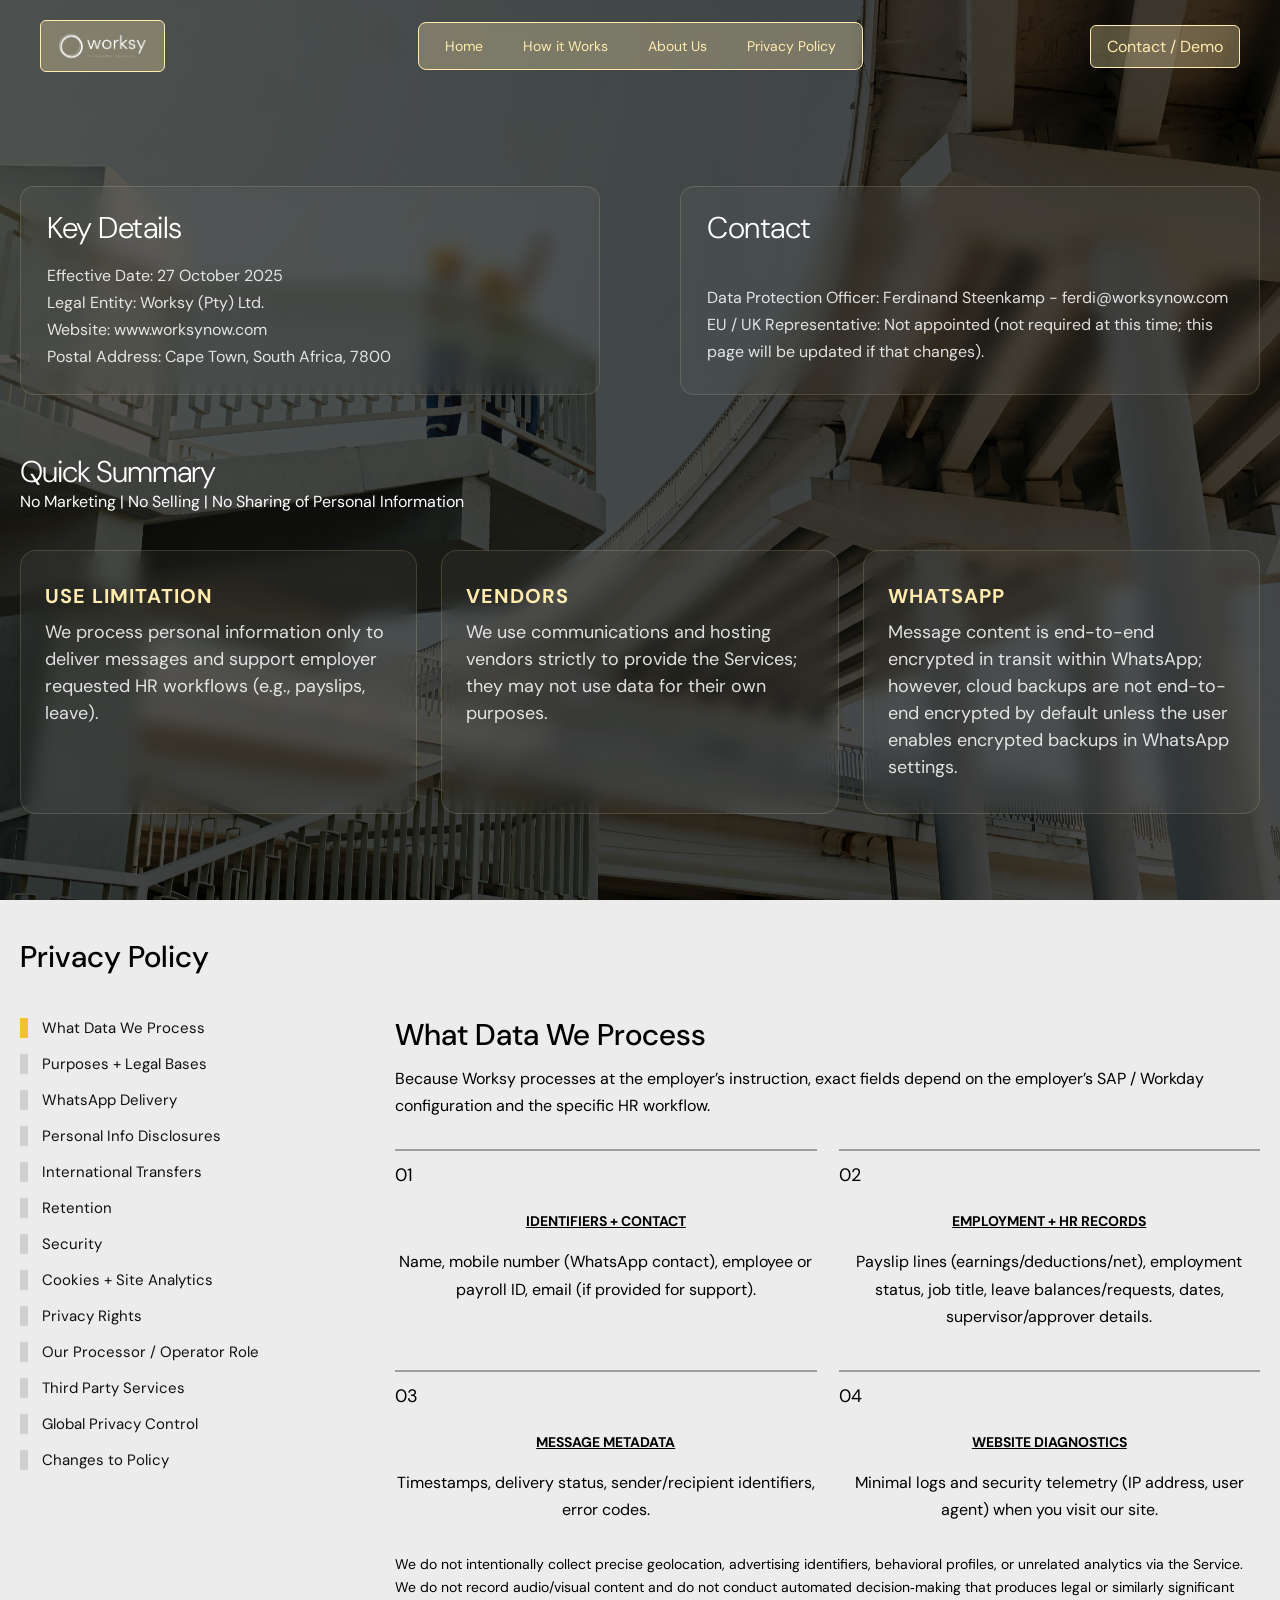
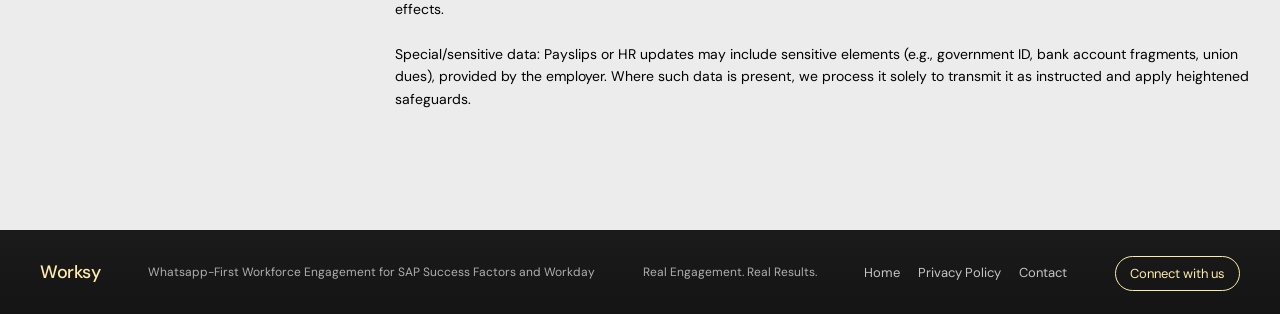
<file: privacypolicy.html>
<!DOCTYPE html>
<html lang="en">
<head>
    <meta charset="UTF-8">
    <meta name="viewport" content="width=device-width, initial-scale=1.0">
    <link rel="stylesheet" href="./css/privacypolicy.css">
    <link rel="icon" type="image/x-icon" href="./Logo Files/Favicons/iPhone.png">
    <title>Home</title>
</head>
<body>
  <!-- NAVBAR -->

  <header class="navbar">
    <a href="./index.html" class="logo"><img src="./Logo Files/png/White logo - no background.png" alt=""></a>

    <nav class="nav-pill">
        <a href="./index.html">Home</a>
        <a href="./howitworks.html">How it Works</a>
        <a href="./about.html">About Us</a>
        <a href="./privacypolicy.html">Privacy Policy</a>
    </nav>

    <a href="./contact.html" class="cta-btn">Contact / Demo</a>
</header>
  <button class="menu-toggle" id="menuToggle">
    <span></span>
    <span></span>
    <span></span>
  </button>
    <!-- MOBILE FULLSCREEN MENU -->
  <div class="mobile-menu" id="mobileMenu">

      <button class="close-menu" id="closeMenu">✕</button>

      <nav class="mobile-nav">
          <a href="./index.html">Home</a>
          <a href="./howitworks.html">How it Works</a>
          <a href="./about.html">About Us</a>
          <a href="./privacypolicy.html">Privacy Policy</a>
          <a href="./contact.html">Contact / Demo</a>
      </nav>

  </div>

<section class="policy-hero">

  <img src="./photos/infrastructure.jpg" class="policy-bg" alt="">
  <div class="policy-overlay"></div>

  <div class="policy-content">

    <div class="top-info">

      <div>
        <h2 class="reveal">Key Details</h2>

        <p class="reveal">
          Effective Date: 27 October 2025<br>
          Legal Entity: Worksy (Pty) Ltd.<br>
          Website: www.worksynow.com<br>
          Postal Address: Cape Town, South Africa, 7800
        </p>
      </div>

      <div>
        <h2 class="reveal">Contact</h2>
        <p style="margin-top:40px;" class="reveal">

          Data Protection Officer:
          Ferdinand Steenkamp -
          ferdi@worksynow.com<br>

          EU / UK Representative:
          Not appointed (not required at this time;
          this page will be updated if that changes).
        </p>
      </div>

    </div>

    <div class="summary-title reveal">
      Quick Summary
    </div>

    <div class="summary-sub reveal">
      No Marketing | No Selling | No Sharing of Personal Information
    </div>

    <div class="summary-cards">

      <div class="summary-card reveal">
        <h3>Use Limitation</h3>

        <p class="reveal">
          We process personal information
          only to deliver messages and
          support employer requested HR
          workflows (e.g., payslips, leave).
        </p>
      </div>

      <div class="summary-card reveal">
        <h3>Vendors</h3>

        <p class="reveal">
          We use communications and
          hosting vendors strictly to provide
          the Services; they may not use
          data for their own purposes.
        </p>
      </div>

      <div class="summary-card reveal">
        <h3>WhatsApp</h3>

        <p class="reveal">
          Message content is end-to-end
          encrypted in transit within
          WhatsApp; however, cloud backups
          are not end-to-end encrypted by
          default unless the user enables
          encrypted backups in WhatsApp settings.
        </p>
      </div>

    </div>

  </div>

</section>

<!-- ====================================
     PRIVACY SECTION
==================================== -->

<section class="privacy-section">

  <h2 class="privacy-title reveal">
    Privacy Policy
  </h2>

  <div class="privacy-layout">

    <!-- NAV -->

    <div class="privacy-nav">

      <div class="nav-item active" data-tab="tab1">
        <div class="nav-indicator"></div>
        <span>What Data We Process</span>
      </div>

      <div class="nav-item" data-tab="tab2">
        <div class="nav-indicator"></div>
        <span>Purposes + Legal Bases</span>
      </div>

      <div class="nav-item" data-tab="tab3">
        <div class="nav-indicator"></div>
        <span>WhatsApp Delivery</span>
      </div>

      <div class="nav-item" data-tab="tab4">
        <div class="nav-indicator"></div>
        <span>Personal Info Disclosures</span>
      </div>

      <div class="nav-item" data-tab="tab5">
        <div class="nav-indicator"></div>
        <span>International Transfers</span>
      </div>

      <div class="nav-item" data-tab="tab6">
        <div class="nav-indicator"></div>
        <span>Retention</span>
      </div>

      <div class="nav-item" data-tab="tab7">
        <div class="nav-indicator"></div>
        <span>Security</span>
      </div>

        <div class="nav-item" data-tab="tab8">
            <div class="nav-indicator"></div>
            <span>Cookies + Site Analytics</span>
      </div>
        
      <div class="nav-item" data-tab="tab9">
            <div class="nav-indicator"></div>
            <span>Privacy Rights</span>
      </div>

        <div class="nav-item" data-tab="tab10">
            <div class="nav-indicator"></div>
            <span>Our Processor / Operator Role</span>
      </div>

    <div class="nav-item" data-tab="tab11">
            <div class="nav-indicator"></div>
            <span>Third Party Services</span>
      </div>

      <div class="nav-item" data-tab="tab12">
            <div class="nav-indicator"></div>
            <span>Global Privacy Control</span>
      </div>
      
      <div class="nav-item" data-tab="tab13">
            <div class="nav-indicator"></div>
            <span>Changes to Policy</span>
      </div>
    </div>


    <!-- CONTENT -->

    <div class="privacy-content">

      <!-- TAB 1 -->

      <div class="content-panel active" id="tab1">

        <h2>What Data We Process</h2>

        <p class="intro reveal">
        Because Worksy processes at the employer’s instruction, exact fields depend on the employer’s SAP / Workday configuration and the specific HR workflow. 
        </p>

        <div class="policy-grid">

          <div class="policy-box reveal">
            <div class="policy-number">01</div>

            <h3 class="reveal">IDENTIFIERS + CONTACT</h3>

            <p class="reveal">
            Name, mobile number (WhatsApp contact), employee or payroll ID, email (if provided for support).
            </p>
          </div>

          <div class="policy-box reveal">
            <div class="policy-number">02</div>

            <h3 class="reveal">EMPLOYMENT + HR RECORDS</h3>

            <p class="reveal">
              Payslip lines (earnings/deductions/net), employment status, job title, leave balances/requests, dates, supervisor/approver details.
            </p>
          </div>

          <div class="policy-box reveal">
            <div class="policy-number">03</div>

            <h3 class="reveal">MESSAGE METADATA</h3>

            <p class="reveal">
              Timestamps, delivery status, sender/recipient identifiers, error codes.
            </p>
          </div>

          <div class="policy-box reveal">
            <div class="policy-number">04</div>

            <h3 class="reveal">WEBSITE DIAGNOSTICS</h3>

            <p class="reveal">
              Minimal logs and security telemetry (IP address, user agent) when you visit our site.
            </p>
          </div>

        </div>
        <p class="outro reveal">
        We do not intentionally collect precise geolocation, advertising identifiers, behavioral profiles, or unrelated analytics via the Service. We do not record audio/visual content and do not conduct automated decision‑making that produces legal or similarly significant effects.
<br><br>
Special/sensitive data: Payslips or HR updates may include sensitive elements (e.g., government ID, bank account fragments, union dues), provided by the employer. Where such data is present, we process it solely to transmit it as instructed and apply heightened safeguards.
        </p>

      </div>

      <!-- TAB 2 -->

      <div class="content-panel" id="tab2">

        <h2 class="reveal">Purposes + Legal Bases</h2>

        <p class="intro reveal">
          No marketing: We do not send marketing via the Service, 
          and we do not run advertising<br> or analytics that profile workers.
        </p>

        <div class="compliance-grid">

            <!-- LEFT COLUMN -->
        <div class="compliance-column">

          <div class="compliance-block">
            <p class="reveal">
              Service delivery (core): receive HR payloads from the employer’s SAP
              and deliver securely to the employee’s WhatsApp, process leave flows,
              and provide confirmations/status to the employer.
            </p>

            <h3 class="reveal">GDPR LEGAL BASES</h3>

            <div class="line"></div>

            <p class="reveal">
              Performance of a contract (with the employer) and legitimate interests
              (secure, reliable delivery) as a processor; for our own security logs
              as controller, legitimate interests and legal obligation.
            </p>

            <h3 class="reveal">POPIA</h3>

            <div class="line"></div>

            <p class="reveal">
              Processing is lawful and minimal to fulfill the employer’s mandate;
              operators must process with knowledge/authorization and apply
              appropriate security.
            </p>
          </div>

        </div>

        <!-- ARROWS -->
        <div class="arrow-column">
          <div class="arrow">→</div>
          <div class="arrow">→</div>
        </div>

        <!-- RIGHT COLUMN -->
        <div class="compliance-column">

          <div class="compliance-block">
            <p class="reveal">
              Support, security & compliance: logging, fraud/abuse prevention,
              incident response, audits, and legal compliance.
            </p>

            <h3 class="reveal">GDPR</h3>

            <div class="line"></div>

            <p class="reveal">
              Legitimate interests; legal obligation.
            </p>

            <h3 class="reveal">POPIA</h3>

            <div class="line"></div>

            <p class="reveal">
              Security safeguard and accountability duties.
            </p>
          </div>

        </div>

      </div>
      </div>

      <!-- TAB 3 -->

      <div class="content-panel" id="tab3">

        <h2 class="reveal">WhatsApp Delivery</h2>

        <div class="info-buttons-wrapper">

          <div class="info-card">
            <h3 class="reveal">End‑to‑end encryption</h3>
            <p class="reveal">
              WhatsApp messages are end-to-end encrypted; Worksy cannot read message content once handed off to WhatsApp.
            </p>
          </div>

          <div class="info-card">
            <h3 class="reveal">Backups</h3>
            <p class="reveal">
              Cloud backups (iCloud/Google Drive) are not end‑to‑end encrypted by default; 
              users should enable “End‑to‑end encrypted backup” in WhatsApp: Settings → Chats → Chat Backup → End‑to‑end 
              encrypted backup.
            </p>
          </div>

          <div class="info-card">
            <h3 class="reveal">Device practices</h3>
            <p class="reveal">
              Set a device screen lock/biometric, keep OS/WhatsApp updated, and avoid forwarding HR messages.
            </p>
          </div>

            <p class="whatsapp reveal">
            Scope boundary: HR data stored on the employee’s personal device/cloud 
            is outside Worksy’s control. We relay content securely; storage thereafter is 
            governed by the user’s device/app settings and WhatsApp’s policies.
            </p>
        </div>

      </div>

      <!-- TAB 4 -->

      <div class="content-panel" id="tab4">

        <h2 class="reveal">Personal Info Disclosures</h2>

        <p class="intro reveal">
        We do not sell or share personal information for cross‑context behavioral advertising.
        </p>

        <h3>Employers (Controllers)</h3>
        <p class="intro reveal">To provide status, confirmations, and audit evidence they request.</p>

        <h3>Vendors / Processors</h3>
        <p class="intro reveal">Secure hosting, logging/monitoring, and communications providers 
          (e.g., messaging platforms and telecommunications carriers) strictly 
          for message delivery; contractual terms prohibit use for independent purposes.</p>
        
        <h3 class="reveal">Legal and Safety</h3>
        <p class="reveal">If required by law or to protect rights, safety, and integrity of the Services.</p>

      </div>

      <!-- TAB 5 -->

      <div class="content-panel" id="tab5">

        <h2 class="reveal">International Transfers</h2>

        <p class="intro reveal">
          Under POPIA (South Africa): If personal information is transferred 
          outside South Africa, Worksy (as operator) supports the employer (responsible party) 
          to ensure a lawful mechanism under POPIA s72 (e.g., adequate protection in the recipient 
          country, contractual safeguards, or data subject consent).

          <br>
          <br>
          Under GDPR/UK GDPR: Where EU/UK data are processed in or accessed from South Africa 
          or the United States, Worksy uses the European Commission Standard Contractual Clauses (SCCs) 
          (and the UK Addendum/IDTA) plus appropriate supplementary measures.
        </p>

      </div>

      <!-- TAB 6 -->

      <div class="content-panel" id="tab6">

        <h2 class="reveal">Retention</h2>

        <p class="intro reveal">
          Message payloads (content): retained only transiently 
          for delivery/retries and troubleshooting, then automatically 
          deleted within 72 hours (configurable per customer contract).
        </p>

        <p class="intro reveal">
          Delivery metadata & security logs: retained for 12 months 
          to evidence delivery, defend legal claims, and ensure service stability.
        </p>

        <p class="intro reveal">
          Website logs: 30 days unless needed longer for security.
        </p>

        <p class="intro reveal">
          Where law requires longer retention (e.g., tax/audit) we keep 
          only what’s necessary, then delete or properly anonymize.
        </p>


      </div>

      <!-- TAB 7 -->

      <div class="content-panel" id="tab7">

        <h2 class="reveal">Security</h2>

        <p class="intro reveal">
        We implement administrative, technical, and physical safeguards 
        appropriate to the risks, including encryption in transit, hardened 
        infrastructure, access controls (least privilege), monitoring, and employee training. 
        <br>
        <br>
        No method is 100% secure; customers should maintain appropriate HR security policies
        and employee guidance (e.g., WhatsApp backup encryption, device locks).
        </p>

      </div>

      <!-- TAB 8 -->

      <div class="content-panel" id="tab8">

        <h2 class="reveal">Cookies  + Site Analytics</h2>

        <p class="intro reveal">
        Our Service (WhatsApp workflows) does not use advertising cookies. 
        Our website may use strictly necessary and limited analytics cookies 
        to operate and understand site performance. Where required by law 
        (e.g., EU/UK), we obtain consent through a cookie banner before setting 
        non‑essential cookies.
        </p>

      </div>

      <!-- TAB 9 -->

      <div class="content-panel" id="tab9">

        <h2 class="reveal">Privacy Rights</h2>

        <p class="intro reveal">
        South Africa (POPIA): Data subjects have rights to be informed, 
        access, correct, object to processing, and request deletion 
        (subject to legal limitations). You may also lodge a complaint 
        with the Information Regulator (South Africa):
        <br>
        Information Regulator (South Africa)
        <br>
        <br>
        Woodmead North Office Park, 54 Maxwell Drive, Woodmead, Johannesburg, 2191
        <br>
        <br>
        General enquiries: enquiries@inforegulator.org.za | 010 023 5200 POPIA complaints: POPIAComplaints@inforegulator.org.za EEA/UK 
        (GDPR/UK GDPR): Depending on your location, you may have rights to access, 
        rectify, erase, restrict, port, and object, and withdraw consent where processing 
        is based on consent. You may lodge a complaint with your local supervisory authority.
        <br>
        <br>
        United States (state privacy laws): If/when Worksy becomes subject to 
        relevant U.S. state privacy laws, residents may have rights to access, 
        delete, correct, and opt out of certain processing. We do not sell or 
        share personal information, and we do not use personal information for targeted advertising.
        <br>
        <br>
        How to exercise rights (all regions): Email Ferdi@worksynow.com (DPO) 
        or Gys@worksynow.com with your request. If your request pertains to data 
        that your employer controls, we will notify and assist your employer, 
        who will respond as the Controller/Responsible Party.
        <br>
        </p>

      </div>

      <!-- TAB 10 -->

      <div class="content-panel" id="tab10">

        <h2 class="reveal">Our Processor / Operator Role</h2>

        <p class="intro reveal">
        When Worksy receives HR data from an employer’s SAP environment 
        (“Customer Data”), we act solely on written instructions under 
        our Data Processing Addendum (DPA) and customer agreement. 
        The employer is responsible for the lawful basis, notices to 
        employees, and data subject rights. 
        </p>

      </div>

      <!-- TAB 11 -->

      <div class="content-panel" id="tab11">

        <h2 class="reveal">Our Processor / Operator Role</h2>

        <p class="intro reveal">
        Worksy uses vetted vendors (hosting, logging, and communications 
        providers such as messaging platforms/carriers) that act as processors/service 
        providers under written terms. A current list of subprocessors is available from 
        our DPO upon request. We require contractual SCCs/UK Addendum or equivalent 
        safeguards for international transfers, where applicable.
        <br>
        <br>
        WhatsApp note: WhatsApp provides end‑to‑end encrypted message delivery, 
        but users should enable end‑to‑end encrypted backups to protect cloud backups.
        </p>

      </div>

      <!-- TAB 12 -->

      <div class="content-panel" id="tab12">

        <h2 class="reveal">Global Privacy Control</h2>

        <p class="intro reveal">
        For website visitors in jurisdictions recognizing Global Privacy Control (GPC) 
        signals, we treat a valid GPC signal as an opt‑out of sale/share/targeted advertising 
        (we don’t do these, but we honor the signal for compatibility).
        </p>

      </div>

      <!-- TAB 13 -->

      <div class="content-panel" id="tab13">

        <h2 class="reveal">Changes to Policy</h2>

        <p class="intro reveal">
        We may update this Policy to reflect changes to our Services or legal 
        requirements. We will post updates here and revise the Effective date 
        above. If changes materially affect how we process your information, 
        we will provide additional notice.
        </p>

      </div>
    </div>

  </div>

</section>

<script>
  const navItems = document.querySelectorAll('.privacy-nav .nav-item');
  const panels = document.querySelectorAll('.privacy-content .content-panel');

  navItems.forEach(item => {
    item.addEventListener('click', () => {

      // remove active from all nav items
      navItems.forEach(i => i.classList.remove('active'));

      // hide all panels
      panels.forEach(p => p.classList.remove('active'));

      // activate clicked nav item
      item.classList.add('active');

      // show matching panel
      const tabId = item.getAttribute('data-tab');
      const targetPanel = document.getElementById(tabId);

      if (targetPanel) {
        targetPanel.classList.add('active');
      }

    });
  });
</script>

<script>
const menuToggle = document.getElementById('menuToggle');
const mobileMenu = document.getElementById('mobileMenu');
const closeMenu = document.getElementById('closeMenu');

menuToggle.addEventListener('click', () => {
  mobileMenu.classList.add('active');
  document.body.style.overflow = 'hidden'; // prevent scroll
});

closeMenu.addEventListener('click', () => {
  mobileMenu.classList.remove('active');
  document.body.style.overflow = '';
});

// close when clicking a link
document.querySelectorAll('.mobile-nav a').forEach(link => {
  link.addEventListener('click', () => {
    mobileMenu.classList.remove('active');
    document.body.style.overflow = '';
  });
});
</script>

<script>
  const reveals = document.querySelectorAll('.reveal');

  const observer = new IntersectionObserver((entries) => {
    entries.forEach(entry => {
      if (entry.isIntersecting) {
        entry.target.classList.add('active');
      }
    });
  }, {
    threshold: 0.15
  });

  reveals.forEach(el => observer.observe(el));
</script>

<section class="footer">

  <div class="footer-single-line">

    <div class="footer-brand">
      Worksy
    </div>

    <div class="footer-text">
      Whatsapp-First Workforce Engagement for SAP Success Factors and Workday
    </div>

    <div class="footer-tagline">
      Real Engagement. Real Results.
    </div>

    <div class="footer-links">
      <a href="./index.html">Home</a>
      <a href="./privacypolicy.html">Privacy Policy</a>
      <a href="./contact.html">Contact</a>
    </div>

    <div class="footer-cta">
      <a href="#" class="footer-cta-btn">Connect with us</a>
    </div>

  </div>

</section>
</body>
</html>
</file>
<file: css/base.css>
@font-face {
  font-family: 'DM Sans';
  src: url('../fonts/DM_Sans/DMSans-VariableFont_opsz\,wght.ttf') format('woff2');

}

html {
  scroll-behavior: smooth;
}

* {
  margin: 0;
  padding: 0;
  box-sizing: border-box;
  font-family: 'DM Sans';
}

.navbar {
  position: absolute;
  top: 0;
  width: 100%;
  padding: 20px 40px;

  display: grid;
  grid-template-columns: 1fr auto 1fr;
  align-items: center;

  z-index: 10;
}


.logo {
  justify-self: start;
  display: flex;
  align-items: center;
  justify-content: center;
  height: 52px;
  padding: 10px 16px;
  border: 1px solid #FFEBAE;
  border-radius: 6px;

  background: rgba(255,235,174,0.3);
  transition: 0.2s;
}


.logo img {
  height: 28px;  
  width: auto;
  display: block;
  max-height: 100%;
}

.logo:hover{
  background: #FFEBAE;
  color: black;
}


.logo:hover img {
  filter: brightness(0); 
}

/* CENTER - THE "ONE LONG BUTTON" */
.nav-pill {
  justify-self: center;
  display: flex;
  gap: 20px;

  padding: 8px 16px;
  border: 1px solid #FFEBAE;
  border-radius: 8px;
  background: rgba(255,235,174,0.3);
  backdrop-filter: blur(6px);
}


.nav-pill a {
  text-decoration: none;
  color: #FFEBAE;
  font-size: 14px;
  padding: 6px 10px;
  transition: 0.2s;
}

.nav-pill a:hover {
  background: #FFEBAE;
  color: black;
  border-radius: 4px;
}


.cta-btn {
  background: rgba(255,235,174,0.3);
  justify-self: end;
  text-decoration: none;
  padding: 10px 16px;
  border: 1px solid #FFEBAE;
  border-radius: 6px;
  color: #FFEBAE;
  transition: 0.2s;
}

.cta-btn:hover {
  background: #FFEBAE;
  color: black;
}

.hero {
  position: relative;
  height: 100vh;
  overflow: hidden;

  display: flex;
  align-items: flex-end;
}


.hero-video {
  position: absolute;
  top: 0;
  left: 0;

  width: 100%;
  height: 100%;

  object-fit: cover;

  z-index: 0;
}


.hero-overlay {
  position: absolute;
  inset: 0;

  background: rgba(0,0,0,0.45);

  z-index: 1;
}


.hero-content {
  position: relative;
  z-index: 2;

  padding-left: 50px;
  padding-bottom: 100px;

  max-width: 700px;
  color: white;
}

.hero-content h1 {
  font-size: 64px;
  font-weight: 300;
  margin-bottom: 15px;
}

.hero-content p {
  font-size: 24px;
  font-weight: 300;
  line-height: 1.5;
}


.hero-buttons {
  margin-top: 20px;
  display: flex;
  gap: 15px;
}


.btn {
  padding: 12px 20px;
  text-decoration: none;
  font-size: 14px;
  font-weight: 400;
  border-radius: 6px;
  border: 1px solid #FFEBAE;
  transition: 0.2s ease;
}


.btn.primary {
  background: #FFEBAE;
  color: black;
}


.btn.secondary {
  background: rgba(255,235,174,0.3);
  color: #FFEBAE;
}


.btn.primary:hover {
  background: white;
  color: black;
  border: 1px solid white;
}

.btn.secondary:hover {
  background: #FFEBAE;
  color: black;
}

.mission {
  height: 120vh;
  position: relative;
  padding: 120px 50px 80px;
}


.mission-content {
  max-width: 1200px;

  display: flex;
  gap: 40px;
  margin-bottom: 60px;
}


.mission-label {
  padding-top: 12px;
  min-width: 150px; 
  font-size: 20px;
  letter-spacing: 1px;
}


.mission-text {
  display: flex;
  flex-direction: column;
}


.mission-text h1 {
  font-size: 48px;
  font-weight: 300;
  margin-bottom: 15px;
}

.mission-text p{
  font-size: 22px;
}

.features-container {
  display: grid;
  grid-template-columns: repeat(3, 1fr);
  gap: 40px;
}

.feature-card img {
  width: 100%;
  height: 500px;      
  object-fit: cover;  
  border-radius: 8px;
  margin-bottom: 12px;
}

.feature-card h3 {
  font-weight: 300;
  font-size: 22px;
}

.feature-card p {
  padding-top: 10px;
  padding-right: 220px;
  font-size: 18px;
}

.problem {
  min-height: 110vh;

  background-image:
    linear-gradient(rgba(0,0,0,0.55), rgba(0,0,0,0.55)),
    url('../photos/factory_floor.jpg');

  background-size: cover;
  background-position: center;
  background-repeat: no-repeat;

  background-attachment: fixed;

  position: relative;

  padding: 180px 50px 80px;

  display: flex;
  gap: 30px;
  align-items: flex-start;
  flex-direction: column;
}

.hero-content,
.mission-content,
.problem-row,
.solution,
.payoff-text {
  transform: translateZ(0);
  will-change: transform;
}

.feature-card,
.payoff-item {
  backdrop-filter: blur(50px);

  transition:
    transform 0.3s ease,
    background 0.3s ease;
}

.feature-card:hover,
.payoff-item:hover {
  transform: translateY(-8px);
}

.fade-up {
  opacity: 0;
  transform: translateY(40px);
  animation: fadeUp 1s ease forwards;
}

@keyframes fadeUp {
  to {
    opacity: 1;
    transform: translateY(0);
  }
}

.problem-row {
  display: flex;
  gap: 60px;
}


.problem-text {
  flex: 1;
  max-width: 600px;
  color: white;
}

.problem-label {
  font-size: 20px;
  font-weight: 300;
  margin-bottom: 10px;
  color: white;
}

.problem-text h2 {
  font-size: 48px;
  font-weight: 300;
  margin-bottom: 15px;
  line-height: 1.2;
  color: white;
}

.problem-body {
  font-size: 26px;
  font-weight: 300;
  line-height: 1.6;
  color: white;
}


.problem-grid {
  flex: 1;
  display: grid;
  grid-template-columns: repeat(3, 1fr);
  gap: 20px;
}


/* =========================================
   PROBLEM + SOLUTION CARDS
========================================= */

.problem-item,
.solution-item {

  background: rgba(255, 235, 174, 0.12);

  border: 1px solid rgba(255, 235, 174, 0.35);

  backdrop-filter: blur(18px);

  -webkit-backdrop-filter: blur(18px);

  border-radius: 18px;
  text-align: center;
  padding: 30px 60px;

  transition:
    transform 0.35s ease,
    background 0.35s ease,
    border 0.35s ease,
    box-shadow 0.35s ease;

  box-shadow:
    0 4px 20px rgba(0,0,0,0.15);
}


.problem-item:hover,
.solution-item:hover {

  transform: translateY(-10px);

  background: rgba(255, 235, 174, 0.22);

  border: 1px solid #FFEBAE;

  box-shadow:
    0 10px 35px rgba(255, 235, 174, 0.18),
    0 0 30px rgba(255, 235, 174, 0.12);
}



.problem-item .icon img,
.solution-item .icon img {

  transition:
    transform 0.35s ease,
    filter 0.35s ease;
}

.problem-item:hover .icon img,
.solution-item:hover .icon img {

  transform: scale(1.08);

  filter: drop-shadow(0 0 10px rgba(255,235,174,0.45));
}

.icon img{
  width: 100px;
}

.problem-icon-text {
  font-weight: 600;
  font-size: 20px;
  color: white;
}

.problem-icon-mini {
  padding: 15px 9px 9px;
  font-size: 18px;
  line-height: 1.5;
  color: white;
}

.divider {
  width: 100%;
  height: 1.5px;
  background: #e5e5e5;
  margin: 80px 0;
}

.solution-label{
  font-size: 20px;
  font-weight: 300;
  margin-bottom: 10px;
  color: white;
}

.solution {
  display: flex;
  gap: 60px;
  align-items: flex-start;
}

.solution-text { 
  flex: 1;
  max-width: 600px;
  color: white;
}

.solution h2 {
  font-size: 48px;
  font-weight: 300;
  margin-bottom: 15px;
  line-height: 1.2;
  color: white;
}

.solution-body {
  font-size: 26px;
  font-weight: 300;
  line-height: 1.6;
  color: white;
}

.solution-grid {
  flex: 1;
  display: grid;
  grid-template-columns: repeat(3, 1fr);
  gap: 30px;

}


.solution-item .icon {
  font-size: 28px;
  margin-bottom: 10px;
  text-align: center;
}


.solution-icon-text {
  text-align: center;
  font-weight: 600;
  font-size: 20px;
  color: white;
}

.solution-icon-mini {
  text-align: center;
  padding: 15px 0 0;
  font-size: 18px;
  line-height: 1.5;
  color: white;
}

.payoff {
  height: 90vh;
  background-color: black;
}

.payoff-text{
  padding-top: 50px;
  padding-left: 450px;
  padding-right: 450px;
  align-items: center;
  text-align: center;
}

.payoff-text h2{
  font-size: 28px;
  color: white;
}

.payoff-text p {
  padding: 30px;
  font-size: 20px;
  color: white;
}

.payoff-grid {
  padding-top: 100px;
  flex: 1;
  display: grid;
  grid-template-columns: repeat(4, 1fr);
  gap: 5px;
}

.payoff-item {
    text-align: left;
    padding: 0 100px;
}

.payoff-item .icon {
  text-align: center;
}

.payoff-icon-no {
  text-align: center;
  font-size: 30px;
  color: white;
}

.payoff-icon-text {
  padding-top: 10px;
  text-align: center;
  font-size: 20px;
  font-weight: 800;
  color: white;
}

.payoff-icon-mini {
  padding-top: 10px;
  text-align: center;
  font-size: 18px;
  color: white;
}


.payoff-button {
  justify-self: center;
  display: flex;
  padding-top: 150px;
}


.payoff-btn {
  padding: 12px 20px;
  text-decoration: none;
  font-size: 14px;
  font-weight: 400;
  border-radius: 6px;
  transition: 0.2s ease;
  border: 1px solid white;
  background: rgba(255,255,255,0.3); /* subtle glass look */
  backdrop-filter: blur(6px);
  color: white;
}

.payoff-btn:hover{
  transition: 0.2s ease;
  border: 1px solid #FFEBAE;
  border-radius: 6px;
  background: rgba(255,235,174,0.3); /* subtle glass look */
  backdrop-filter: blur(6px);
  color: #FFEBAE;
}

.footer {
  background: linear-gradient(180deg, #1b1b1b, #141414);
  padding: 30px 40px;
  color: white;
}

.footer-single-line {
  display: flex;
  align-items: center;
  justify-content: space-between;
  gap: 24px;

  max-width: 1400px;
  margin: auto;

  flex-wrap: wrap; /* keeps it responsive */
}

.footer-brand {
  font-size: 18px;
  font-weight: 500;
  color: #FFEBAE;
  letter-spacing: -0.5px;
}

.footer-text,
.footer-tagline {
  font-size: 12px;
  opacity: 0.65;
  white-space: nowrap;
}

.footer-links {
  display: flex;
  gap: 18px;
}

.footer-links a {
  font-size: 13px;
  color: rgba(255,255,255,0.75);
  text-decoration: none;
  transition: 0.2s ease;
}

.footer-links a:hover {
  color: #FFEBAE;
}

.footer-cta-btn {
  font-size: 13px;
  padding: 8px 14px;
  border: 1px solid #FFEBAE;
  border-radius: 999px;
  color: #FFEBAE;
  text-decoration: none;
  transition: 0.2s ease;
}

.footer-cta-btn:hover {
  background: #FFEBAE;
  color: #111;
}



/* =========================================================
  TABLET RESPONSIVE
========================================================= */

@media (max-width: 1024px) {

.navbar {
  grid-template-columns: 1fr;
  gap: 20px;
  padding: 20px;
  justify-items: center;
}

.logo,
.cta-btn {
  justify-self: center;
}

.nav-pill {
  flex-wrap: wrap;
  justify-content: center;
}

.hero-content {
  left: 30px;
  bottom: 60px;
  padding-left: 0;
  max-width: 90%;
}

.hero-content h1 {
  font-size: 52px;
}

.hero-content p {
  font-size: 22px;
}


.mission {
  height: auto;
  padding: 100px 30px;
}

.mission-content {
  flex-direction: column;
}

.mission-text h1 {
  font-size: 42px;
}

.features-container {
  grid-template-columns: 1fr;
}

.feature-card p {
  padding-right: 0;
}

.feature-card img {
  height: 400px;
}


.problem {
  height: auto;
  padding: 120px 30px;
}

.problem-row,
.solution {
  flex-direction: column;
}

.problem-grid,
.solution-grid {
  grid-template-columns: repeat(3, 1fr);
}

.problem-item,
.solution-item {
  padding: 0 20px;
}

.problem-text h2,
.solution h2 {
  font-size: 42px;
}

.problem-body,
.solution-body {
  font-size: 22px;
}


.payoff {
  height: auto;
  padding-bottom: 80px;
}

.payoff-text {
  padding: 50px 80px 0;
}

.payoff-grid {
  grid-template-columns: repeat(2, 1fr);
  gap: 40px;
  padding: 80px 40px 0;
}

.payoff-item {
  padding: 0 30px;
}

.payoff-button {
  padding-top: 80px;
}


.footer {
    padding: 30px 20px;
  }

  .footer-single-line {
    flex-direction: column;
    align-items: flex-start;
    gap: 14px;

    max-width: 100%;
  }


  .footer-brand {
    font-size: 18px;
  }


  .footer-text,
  .footer-tagline {
    font-size: 12px;
    opacity: 0.65;
    white-space: normal; 
    line-height: 1.4;
  }


  .footer-links {
    flex-wrap: wrap;
    gap: 12px;
  }

  .footer-links a {
    font-size: 13px;
  }

  .footer-cta {
    width: 100%;
  }

  .footer-cta-btn {
    display: inline-block;
    width: 100%;
    text-align: center;

    padding: 10px 14px;
    border-radius: 12px;
  }

}


/* =========================================================
  MOBILE RESPONSIVE
========================================================= */

@media (max-width: 768px) {

body {
  overflow-x: hidden;
}

.navbar {
  position: absolute;
  padding: 20px;
  gap: 16px;
}

.nav-pill {
  width: 100%;
  overflow-x: auto;
  gap: 10px;
  padding: 10px;
}

.nav-pill a {
  white-space: nowrap;
  font-size: 13px;
}

.cta-btn {
  width: 100%;
  text-align: center;
}


.hero {
  height: 100vh;
}

.hero-content {
  left: 20px;
  right: 20px;
  bottom: 40px;
  max-width: 100%;
}

.hero-content h1 {
  font-size: 42px;
  line-height: 1.1;
}

.hero-content p {
  font-size: 18px;
  line-height: 1.5;
}

.hero-buttons {
  flex-direction: column;
  width: 100%;
}

.btn {
  width: 100%;
  text-align: center;
}


.mission {
  padding: 80px 20px;
}

.mission-label {
  font-size: 16px;
}

.mission-text h1 {
  font-size: 34px;
  line-height: 1.2;
}

.mission-text p {
  font-size: 18px;
  line-height: 1.6;
}

.features-container {
  grid-template-columns: 1fr;
  gap: 50px;
}

.feature-card img {
  height: 300px;
}

.feature-card h3 {
  font-size: 24px;
}

.feature-card p {
  font-size: 17px;
  padding-right: 0;
}


.problem {
  padding: 100px 20px;
  background-attachment: scroll;
}

.problem-text h2,
.solution h2 {
  font-size: 34px;
}

.problem-body,
.solution-body {
  font-size: 18px;
}

.problem-grid,
.solution-grid {
  grid-template-columns: 1fr;
  gap: 50px;
}

.problem-item,
.solution-item {
  padding: 0;
}

.problem-icon-mini,
.solution-icon-mini {
  font-size: 16px;
}


.payoff-text {
  padding: 50px 20px 0;
}

.payoff-text h2 {
  font-size: 24px;
}

.payoff-text p {
  font-size: 17px;
  padding: 20px 0;
}

.payoff-grid {
  grid-template-columns: 1fr;
  gap: 60px;
  padding: 60px 20px 0;
}

.payoff-item {
  padding: 0;
}

.payoff-icon-no {
  font-size: 42px;
}

.payoff-icon-text {
  font-size: 22px;
}

.payoff-icon-mini {
  font-size: 17px;
}

.payoff-button {
  padding-top: 60px;
}

.payoff-btn {
  width: 100%;
  text-align: center;
}

}

/* =========================================================
   MOBILE + TABLET BURGER MENU ONLY
========================================================= */


.menu-toggle,
.mobile-menu {
  display: none;
}


/* =========================================================
   TABLET + MOBILE
========================================================= */

@media (max-width: 1024px) {


.nav-pill,
.cta-btn {
  display: none;
}


.navbar {
  display: flex;
  justify-content: space-between;
  align-items: center;

  padding: 20px 24px;
}


.menu-toggle {
  position: fixed;
  top: 20px;
  right: 24px;

  width: 52px;
  height: 52px;

  display: flex;
  flex-direction: column;
  justify-content: center;
  align-items: center;
  gap: 6px;

  background: rgba(255,235,174,0.15);
  backdrop-filter: blur(10px);

  border: 1px solid #FFEBAE;
  border-radius: 12px;

  cursor: pointer;
  z-index: 2000;
}


.menu-toggle span {
  width: 22px;
  height: 2px;

  background: #FFEBAE;
  border-radius: 2px;
}


.mobile-menu {
  position: fixed;
  inset: 0;

  background: rgba(0,0,0,0.96);
  backdrop-filter: blur(18px);

  display: flex;
  justify-content: center;
  align-items: center;

  opacity: 0;
  visibility: hidden;

  transition: 0.35s ease;

  z-index: 1999;
}


.mobile-menu.active {
  opacity: 1;
  visibility: visible;
}


.close-menu {
  position: absolute;
  top: 24px;
  left: 24px;

  width: 56px;
  height: 56px;

  display: flex;
  align-items: center;
  justify-content: center;

  background: rgba(255,235,174,0.15);
  backdrop-filter: blur(10px);

  border: 1px solid #FFEBAE;
  border-radius: 12px;

  color: #FFEBAE;
  font-size: 28px;
  line-height: 1;

  cursor: pointer;

  transition: 0.25s ease;

  z-index: 2001;
}

.close-menu:hover {
  background: #FFEBAE;
  color: black;

  transform: rotate(90deg);
}

.close-menu:hover {
  background: #FFEBAE;
  color: black;

  transform: rotate(90deg);
}


.mobile-nav {
  display: flex;
  flex-direction: column;
  gap: 30px;

  text-align: center;
}

.mobile-nav a {
  color: white;
  text-decoration: none;

  font-size: 42px;
  font-weight: 300;

  transition: 0.2s ease;
}

.mobile-nav a:hover {
  color: #FFEBAE;
}


/* =========================================================
   PROBLEM SECTION
========================================================= */

.problem {

  min-height: auto;

  background-image:
    linear-gradient(rgba(0,0,0,0.55), rgba(0,0,0,0.55)),
    url('../photos/factory_floor.jpg');

  background-size: cover;
  background-position: center;
  background-repeat: no-repeat;

  background-attachment: fixed;

  padding: clamp(80px, 10vw, 180px) clamp(20px, 5vw, 50px);

  display: flex;
  flex-direction: column;
  gap: clamp(50px, 6vw, 90px);
}



.problem-row,
.solution {

  display: flex;
  align-items: center;
  justify-content: space-between;

  gap: clamp(30px, 5vw, 80px);
}


.problem-text,
.solution-text {

  flex: 1;
  max-width: 650px;
  color: white;
}



.problem-label,
.solution-label {

  font-size: clamp(14px, 2vw, 20px);
  margin-bottom: 12px;

  color: #FFEBAE;

  letter-spacing: 1px;
}

.problem-text h2,
.solution h2 {

  font-size: clamp(32px, 6vw, 56px);

  font-weight: 300;

  line-height: 1.1;

  margin-bottom: 20px;
}


.problem-body,
.solution-body {

  font-size: clamp(18px, 2vw, 26px);

  line-height: 1.6;

  color: rgba(255,255,255,0.92);
}

.problem-grid,
.solution-grid {

  flex: 1;

  display: grid;

  grid-template-columns:
    repeat(auto-fit, minmax(220px, 1fr));

  gap: 24px;
}


.problem-item,
.solution-item {

  padding: clamp(24px, 4vw, 40px);

  border-radius: 20px;

  background: rgba(255, 235, 174, 0.12);

  border: 1px solid rgba(255,235,174,0.25);

  backdrop-filter: blur(18px);

  transition:
    transform 0.35s ease,
    background 0.35s ease,
    box-shadow 0.35s ease;
}


.problem-item:hover,
.solution-item:hover {

  transform: translateY(-10px);

  background: rgba(255,235,174,0.2);

  box-shadow:
    0 12px 35px rgba(255,235,174,0.15);
}

.icon img {

  width: clamp(70px, 8vw, 100px);

  height: auto;
}


.problem-icon-text,
.solution-icon-text {

  margin-top: 12px;

  font-size: clamp(18px, 2vw, 22px);

  font-weight: 700;

  color: #FFEBAE;

  text-align: center;
}


.problem-icon-mini,
.solution-icon-mini {

  margin-top: 12px;

  font-size: clamp(15px, 1.5vw, 18px);

  line-height: 1.6;

  text-align: center;

  color: rgba(255,255,255,0.9);
}


.divider {

  width: 100%;

  height: 1px;

  background: rgba(255,255,255,0.18);
}

/* =========================================================
   PAYOFF SECTION
========================================================= */

.payoff {

  background: black;

  padding:
    clamp(80px, 10vw, 120px)
    clamp(20px, 5vw, 50px);
}


.payoff-text {

  max-width: 900px;

  margin: 0 auto;

  text-align: center;
}


.payoff-text h2 {

  font-size: clamp(28px, 5vw, 48px);

  color: white;

  margin-bottom: 24px;
}


.payoff-text p {

  font-size: clamp(17px, 2vw, 22px);

  line-height: 1.7;

  color: rgba(255,255,255,0.88);
}


.payoff-grid {

  margin-top: clamp(60px, 8vw, 100px);

  display: grid;

  grid-template-columns:
    repeat(auto-fit, minmax(220px, 1fr));

  gap: 30px;
}


.payoff-item {

  padding: 40px 24px;

  border-radius: 20px;

  background: rgba(255,255,255,0.04);

  border: 1px solid rgba(255,255,255,0.08);

  transition:
    transform 0.35s ease,
    border 0.35s ease,
    background 0.35s ease;
}


.payoff-item:hover {

  transform: translateY(-8px);

  border: 1px solid rgba(255,235,174,0.35);

  background: rgba(255,235,174,0.08);
}



.payoff-icon-no {

  font-size: clamp(36px, 5vw, 52px);

  font-weight: 700;

  color: #FFEBAE;

  text-align: center;
}



.payoff-icon-text {

  margin-top: 14px;

  font-size: clamp(18px, 2vw, 22px);

  font-weight: 700;

  text-align: center;

  color: white;
}



.payoff-icon-mini {

  margin-top: 14px;

  font-size: clamp(15px, 1.5vw, 18px);

  line-height: 1.6;

  text-align: center;

  color: rgba(255,255,255,0.82);
}



.payoff-button {

  display: flex;

  justify-content: center;

  margin-top: clamp(50px, 8vw, 90px);
}

.payoff-grid {
  grid-template-columns: repeat(2, 1fr);
  gap: 20px;
}

.payoff-item {
  padding: 24px 16px;
}

.payoff-icon-no {
  font-size: 32px;
}

.payoff-icon-text {
  font-size: 16px;
}

.payoff-icon-mini {
  font-size: 14px;
  line-height: 1.5;
}

 .solution {
    flex-direction: column;
  }

  .solution-text {
    order: 1;
    width: 100%;
  }

  .solution-grid {
    order: 2;
    width: 100%;
  }


.hero {
  height: 100vh;
  min-height: 100svh; 
  align-items: flex-end;
}


.hero-content {
  position: relative;
  z-index: 2;

  left: 0;
  right: 0;

  padding: 0 20px 60px;

  max-width: 100%;

  color: white;
}


.hero-content p:first-of-type {
  font-size: 14px;
  letter-spacing: 0.5px;
  margin-bottom: 12px;
}


.hero-content h1 {
  font-size: 32px;
  line-height: 1.2;
  font-weight: 300;

  margin-bottom: 12px;
}


.hero-content p {
  font-size: 16px;
  line-height: 1.6;
  opacity: 0.9;
}


.hero-buttons {
  margin-top: 18px;
  display: flex;
  flex-direction: column;
  gap: 12px;
}


.btn {
  width: 100%;
  text-align: center;
  padding: 14px 16px;
}

.hero-video {
  filter: brightness(0.9) contrast(1.1);
}

.hero-overlay {
  background: rgba(0,0,0,0.55);
}
}
</file>
<file: css/about.css>
@font-face {
  font-family: 'DM Sans';
  src: url('../fonts/DM_Sans/DMSans-VariableFont_opsz\,wght.ttf') format('woff2');

}

html{
  scroll-behavior:smooth;
}

.menu-toggle,
.mobile-menu {
  display: none;
}

* {
  margin: 0;
  padding: 0;
  box-sizing: border-box;
  font-family: 'DM Sans';
}


.navbar {
  position: absolute;
  top: 0;
  width: 100%;
  padding: 20px 40px;

  display: grid;
  grid-template-columns: 1fr auto 1fr;
  align-items: center;

  z-index: 10;
}


.logo {
  justify-self: start;
  display: flex;
  align-items: center;
  justify-content: center;
  height: 52px;
  padding: 10px 16px;
  border: 1px solid #FFEBAE;
  border-radius: 6px;

  background: rgba(255,235,174,0.3);
  transition: 0.2s;
}


.logo img {
  height: 28px;   
  width: auto;
  display: block;
  max-height: 100%;
}

.logo:hover{
  background: #FFEBAE;
  color: black;
}


.nav-pill {
  justify-self: center;
  display: flex;
  gap: 20px;

  padding: 8px 16px;
  border: 1px solid #FFEBAE;
  border-radius: 8px;
  background: rgba(255,235,174,0.3); 
  backdrop-filter: blur(6px);
}


.nav-pill a {
  text-decoration: none;
  color: #FFEBAE;
  font-size: 14px;
  padding: 6px 10px;
  transition: 0.2s;
}

.nav-pill a:hover {
  background: #FFEBAE;
  color: black;
  border-radius: 4px;
}


.cta-btn {
  background: rgba(255,235,174,0.3);
  justify-self: end;
  text-decoration: none;
  padding: 10px 16px;
  border: 1px solid #FFEBAE;
  border-radius: 6px;
  color: #FFEBAE;
  transition: 0.2s;
}

.cta-btn:hover {
  background: #FFEBAE;
  color: black;
}


.what-we-do{
  position:relative;

  width:100%;
  min-height:100vh;

  padding:160px 110px 120px;

  overflow:hidden;
  color:white;

  background:#000;

  perspective: 1px;
}

.what-we-do::before{
  content:"";

  position:absolute;
  inset:0;

  background-image:url('../photos/whatwedo.jpg');
  background-size:cover;
  background-position:center;

  background-attachment:fixed;

  z-index:0;

  transform:scale(1.1);
}


.what-we-do-bg{
  position:absolute;
  inset:0;

  width:100%;
  height:120%;

  object-fit:cover;

  z-index:1;

  filter:blur(1px);

  transform:translateZ(-1px) scale(2);

  will-change: transform;
}



.what-we-do-overlay{
  position:absolute;
  inset:0;
  background:rgba(0,0,0,0.52);
  z-index:2;
}



.what-we-do-content{
  position:relative;
  z-index:3;
  max-width:1600px;
  margin:auto;
  transform: translateZ(0);
  will-change: transform;
}



.top-grid{
  display:grid;
  grid-template-columns: 0.9fr 1.3fr;
  gap:90px;
  align-items:start;

  margin-bottom:95px;
}

.section-title{
  font-size:48px;
  font-weight:300;
  line-height:1.05;
  color:white;
}

.top-text{
  max-width:980px;
}

.top-text p{
  font-size:22px;
  line-height:1.45;
  font-weight:300;
  color:#f3f3f3;
  margin-bottom:55px;
}

.top-text p:last-child{
  margin-bottom:0;
}



.divider{
  width:100%;
  height:1px;
  background:rgba(255,255,255,0.85);

  margin-bottom:90px;
}



.bottom-grid{
  display:grid;
  grid-template-columns: 1.3fr 0.7fr;
  gap:120px;
  align-items:start;
}

.bottom-left{
  max-width:1050px;
}

.bottom-left p{
  font-size:22px;
  line-height:1.55;
  font-weight:300;
  color:#f3f3f3;
  margin-bottom:60px;
}

.bottom-left p:last-child{
  margin-bottom:0;
}

.role-title{
  font-size:48px;
  font-weight:300;
  color:white;
  line-height:1.05;
  padding-top:10px;
}


.contact-section{
  position:relative;

  width:100%;

  padding:90px 100px 110px;

  background:
    linear-gradient(rgba(0,0,0,0.82), rgba(0,0,0,0.82)),
    url('../photos/hands.jpg');

  background-size:cover;
  background-position:center;
  background-attachment:fixed;
}

.contact-container{
  max-width:1100px;
}



.contact-title{
  font-size:48px;
  font-weight:300;
  line-height:1.05;
  margin-bottom:50px;
  color:white;
}


.contact-block{
  max-width:1600px;
  margin-bottom:50px;
}

.contact-block:last-child{
  margin-bottom:0;
}

.contact-block p{
  font-size:20px;
      line-height:1.65;
      font-weight:300;
      color:#f3f3f3;
      letter-spacing:-0.2px;
    }



    .contact-block a{
      color:white;
      text-decoration:underline;
      text-underline-offset:6px;
      transition:0.3s ease;
    }

    .contact-block a:hover{
      opacity:0.75;
    }

.footer {
  background: linear-gradient(180deg, #1b1b1b, #141414);
  padding: 30px 40px;
  color: white;
}

.footer-single-line {
  display: flex;
  align-items: center;
  justify-content: space-between;
  gap: 24px;

  max-width: 1400px;
  margin: auto;

  flex-wrap: wrap; 
}

.footer-brand {
  font-size: 18px;
  font-weight: 500;
  color: #FFEBAE;
  letter-spacing: -0.5px;
}

.footer-text,
.footer-tagline {
  font-size: 12px;
  opacity: 0.65;
  white-space: nowrap;
}

.footer-links {
  display: flex;
  gap: 18px;
}

.footer-links a {
  font-size: 13px;
  color: rgba(255,255,255,0.75);
  text-decoration: none;
  transition: 0.2s ease;
}

.footer-links a:hover {
  color: #FFEBAE;
}

.footer-cta-btn {
  font-size: 13px;
  padding: 8px 14px;
  border: 1px solid #FFEBAE;
  border-radius: 999px;
  color: #FFEBAE;
  text-decoration: none;
  transition: 0.2s ease;
}

.footer-cta-btn:hover {
  background: #FFEBAE;
  color: #111;
}



/* =========================================
   FADE UP ANIMATION
========================================= */

.fade-up{
  opacity:0;
  transform:translateY(60px);

  animation:fadeUp 1s ease forwards;
}

.fade-delay-1{
  animation-delay:0.2s;
}

.fade-delay-2{
  animation-delay:0.4s;
}

.fade-delay-3{
  animation-delay:0.6s;
}

@keyframes fadeUp{
  to{
    opacity:1;
    transform:translateY(0);
  }
}

/* =========================================================
   TABLET RESPONSIVE
========================================================= */

@media (max-width: 1024px) {

  body {
    overflow-x: hidden;
  }

  /* =========================================
     NAVBAR
  ========================================= */

  .navbar {
    padding: 20px 24px;
  }

  .nav-pill {
    gap: 12px;
    padding: 8px 12px;
  }

  /* =========================================
     WHAT WE DO
  ========================================= */

  .what-we-do {
    padding: 140px 50px 100px;
  }

  .top-grid,
  .bottom-grid {
    grid-template-columns: 1fr;
    gap: 60px;
  }

    .bottom-grid {
    display: flex;
    flex-direction: column;
  }

  .bottom-right {
    order: 1; /* Our Role */
  }

  .bottom-left {
    order: 2; /* Paragraph */
  }

  .section-title,
  .role-title,
  .contact-title {
    font-size: 42px;
  }

  .top-text p,
  .bottom-left p {
    font-size: 20px;
    line-height: 1.6;
  }

  .divider {
    margin-bottom: 60px;
  }

  /* =========================================
     CONTACT SECTION
  ========================================= */

  .contact-section {
    padding: 80px 50px 100px;
  }

  .contact-block p {
    font-size: 18px;
    line-height: 1.7;
  }


}


/* =========================================================
   MOBILE RESPONSIVE
========================================================= */

@media (max-width: 768px) {

  body {
    overflow-x: hidden;
  }

  /* =========================================
     NAVBAR
  ========================================= */

  .navbar {
    padding: 20px;
  }

  /* =========================================
     PARALLAX FIX
  ========================================= */

  .what-we-do::before,
  .contact-section {
    background-attachment: scroll;
  }

  /* =========================================
     WHAT WE DO SECTION
  ========================================= */

  .what-we-do {
    min-height: auto;
    padding: 120px 20px 80px;
  }

  .top-grid,
  .bottom-grid {
    grid-template-columns: 1fr;
    gap: 45px;
  }

  .section-title,
  .role-title {
    font-size: 34px;
    line-height: 1.1;
  }

  .top-text p,
  .bottom-left p {
    font-size: 18px;
    line-height: 1.7;

    margin-bottom: 36px;
  }

  .divider {
    margin-bottom: 50px;
  }

  /* =========================================
     CONTACT SECTION
  ========================================= */

  .contact-section {
    padding: 70px 20px 80px;
  }

  .contact-title {
    font-size: 34px;
    margin-bottom: 40px;
  }

  .contact-block {
    margin-bottom: 36px;
  }

  .contact-block p {
    font-size: 17px;
    line-height: 1.7;
  }

  /* =========================================
     FOOTER
  ========================================= */



  /* =========================================
     ANIMATION PERFORMANCE
  ========================================= */

  .fade-up {
    animation-duration: 0.8s;
  }

}

/* =========================================================
   TABLET + MOBILE
========================================================= */

@media (max-width: 1024px) {


.nav-pill,
.cta-btn {
  display: none;
}


.navbar {
  display: flex;
  justify-content: space-between;
  align-items: center;

  padding: 20px 24px;
}


.menu-toggle {
  position: fixed;
  top: 20px;
  right: 24px;

  width: 52px;
  height: 52px;

  display: flex;
  flex-direction: column;
  justify-content: center;
  align-items: center;
  gap: 6px;

  background: rgba(255,235,174,0.15);
  backdrop-filter: blur(10px);

  border: 1px solid #FFEBAE;
  border-radius: 12px;

  cursor: pointer;
  z-index: 2000;
}


.menu-toggle span {
  width: 22px;
  height: 2px;

  background: #FFEBAE;
  border-radius: 2px;
}


.mobile-menu {
  position: fixed;
  inset: 0;

  background: rgba(0,0,0,0.96);
  backdrop-filter: blur(18px);

  display: flex;
  justify-content: center;
  align-items: center;

  opacity: 0;
  visibility: hidden;

  transition: 0.35s ease;

  z-index: 1999;
}


.mobile-menu.active {
  opacity: 1;
  visibility: visible;
}

.close-menu {
  position: absolute;
  top: 24px;
  left: 24px;

  width: 56px;
  height: 56px;

  display: flex;
  align-items: center;
  justify-content: center;

  background: rgba(255,235,174,0.15);
  backdrop-filter: blur(10px);

  border: 1px solid #FFEBAE;
  border-radius: 12px;

  color: #FFEBAE;
  font-size: 28px;
  line-height: 1;

  cursor: pointer;

  transition: 0.25s ease;

  z-index: 2001;
}

.close-menu:hover {
  background: #FFEBAE;
  color: black;

  transform: rotate(90deg);
}

.close-menu:hover {
  background: #FFEBAE;
  color: black;

  transform: rotate(90deg);
}


.mobile-nav {
  display: flex;
  flex-direction: column;
  gap: 30px;

  text-align: center;
}

.mobile-nav a {
  color: white;
  text-decoration: none;

  font-size: 42px;
  font-weight: 300;

  transition: 0.2s ease;
}

.mobile-nav a:hover {
  color: #FFEBAE;
}

.footer {
    padding: 30px 20px;
  }

  .footer-single-line {
    flex-direction: column;
    align-items: flex-start;
    gap: 14px;

    max-width: 100%;
  }


  .footer-brand {
    font-size: 18px;
  }

 
  .footer-text,
  .footer-tagline {
    font-size: 12px;
    opacity: 0.65;
    white-space: normal; 
    line-height: 1.4;
  }


  .footer-links {
    flex-wrap: wrap;
    gap: 12px;
  }

  .footer-links a {
    font-size: 13px;
  }


  .footer-cta {
    width: 100%;
  }

  .footer-cta-btn {
    display: inline-block;
    width: 100%;
    text-align: center;

    padding: 10px 14px;
    border-radius: 12px;
  }

}
</file>
<file: css/contact.css>
@font-face {
  font-family: 'DM Sans';
  src: url('../fonts/DM_Sans/DMSans-VariableFont_opsz\,wght.ttf') format('woff2');
}

.menu-toggle,
.mobile-menu {
  display: none;
}

html {
  scroll-behavior: smooth;
  -webkit-font-smoothing: antialiased;
  -moz-osx-font-smoothing: grayscale;
}

body {
  background: #ffffff;
  color: #111;
  line-height: 1.6;
  letter-spacing: -0.2px;
  background: radial-gradient(
    circle at 20% 10%,
    rgba(255, 235, 174, 0.15),
    transparent 40%
  ),
  radial-gradient(
    circle at 80% 60%,
    rgba(0, 0, 0, 0.03),
    transparent 35%
  ),
  #fff;
}


::selection {
  background: #FFEBAE;
  color: #111;
}

* {
  margin: 0;
  padding: 0;
  box-sizing: border-box;
  font-family: 'DM Sans';
}

.navbar {
  position: absolute;
  top: 0;
  width: 100%;
  padding: 20px 40px;

  display: grid;
  grid-template-columns: 1fr auto 1fr;
  align-items: center;

  z-index: 10;
}


.logo {
  justify-self: start;
  display: flex;
  align-items: center;
  justify-content: center;
  height: 52px;
  padding: 10px 16px;
  border: 1px solid #FFEBAE;
  border-radius: 6px;

  background: rgba(255,235,174,0.3);
  transition: 0.2s;
}


.logo img {
  height: 28px;   
  width: auto;
  display: block;
  max-height: 100%;
}

.logo:hover{
  background: #FFEBAE;
  color: black;
}


.nav-pill {
  justify-self: center;
  display: flex;
  gap: 20px;

  padding: 8px 16px;
  border: 1px solid #FFEBAE;
  border-radius: 8px;
  background: rgba(255,235,174,0.3); 
  backdrop-filter: blur(6px);
}


.nav-pill a {
  text-decoration: none;
  color: black;
  font-size: 14px;
  padding: 6px 10px;
  transition: 0.2s;
}

.nav-pill a:hover {
  background: #FFEBAE;
  color: black;
  border-radius: 4px;
}


.cta-btn {
  background: rgba(255,235,174,0.3);
  justify-self: end;
  text-decoration: none;
  padding: 10px 16px;
  border: 1px solid #FFEBAE;
  border-radius: 6px;
  color: black;
  transition: 0.2s;
}

.cta-btn:hover {
  background: #FFEBAE;
  color: black;
}


.contact-page {
  width: 100%;
  padding: 140px 80px;
  background: transparent;
}

.contact-layout {
  display: grid;
  grid-template-columns: 1.1fr 0.9fr;
  gap: 100px;
  align-items: start;
  max-width: 1200px;
  margin: auto;

  position: relative;
}

.contact-layout::before {
  content: "";
  position: absolute;
  top: 0;
  bottom: 0;
  left: 52%;
  width: 1px;
  background: rgba(0,0,0,0.06);
}

/* LEFT SIDE */
.contact-left {
  display: flex;
  flex-direction: column;
  gap: 28px;
}

.contact-left h1 {
  font-size: 52px;
  font-weight: 300;
  line-height: 1.05;
  letter-spacing: -1.5px;
  margin-bottom: 18px; 
  max-width: 520px;
}

.contact-left .intro {
  font-size: 20px;
  line-height: 1.6;
  opacity: 0.75;
  margin-bottom: 10px; 
  max-width: 480px;
}

.contact-info-block a {
  color: #111; 
  text-decoration: none;
  transition: 0.2s ease;
}

.contact-info-block a:hover {
  color: #000;
  text-decoration: underline; 
}

.contact-info-block {
  margin-bottom: 28px;
  padding: 22px 24px;

  border: 1px solid rgba(0,0,0,0.06);
  border-radius: 14px;

  background: rgba(255,255,255,0.6);
  backdrop-filter: blur(10px);

  transition: 0.3s ease;
}

.contact-info-block:hover {
  transform: translateY(-3px);
  box-shadow: 0 18px 50px rgba(0,0,0,0.08);
}

.contact-info-block h3 {
  font-size: 18px;
  font-weight: 500;
  letter-spacing: -0.3px;
  margin-bottom: 10px;
  color: #111;
}

.contact-info-block p {
  font-size: 16px;
  margin-bottom: 6px;
  line-height: 1.6;
  opacity: 0.8;
}



/* =========================
    FORM
========================== */

.contact-form-box {
  background: rgba(234, 219, 157, 0.75);
  border: 1px solid rgba(0,0,0,0.08);
  border-radius: 18px;

  padding: 60px 50px;

  box-shadow:
    0 30px 80px rgba(0,0,0,0.08);

  backdrop-filter: blur(14px);

  position: sticky;
  top: 100px;
}

.contact-form-box h2 {
  font-size: 40px;
  font-weight: 300;
  letter-spacing: -1px;
  margin-bottom: 18px;
}

.contact-form-box .form-intro {
  font-size: 16px;
  opacity: 0.7;
  margin-bottom: 35px;
  line-height: 1.6;
}

.contact-form{
  display:flex;
  flex-direction:column;
  gap:26px;
}

.form-group{
  display:flex;
  flex-direction:column;
}

.form-group label {
  font-size: 12px;
  letter-spacing: 1px;
  text-transform: uppercase;
  opacity: 0.6;
  margin-bottom: 8px;
}

.form-group input,
.form-group textarea {
  border: none;
  border-bottom: 1px solid rgba(0,0,0,0.15);
  background: transparent;

  padding: 12px 0;
  font-size: 16px;

  transition: 0.25s ease;
}

.form-group input:focus,
.form-group textarea:focus {
  border-bottom: 1px solid #111;
  transform: none;
}


.form-group input::placeholder,
.form-group textarea::placeholder{
  color:#9a9a9a;
}


.submit-btn{
  width:100%;
  height:58px;
  border:none;
  background:black;
  color:white;
  font-size:16px;
  cursor:pointer;
  border-radius:4px;
  margin-top:10px;
  transition:0.3s ease;
}

.submit-btn:hover{
  opacity:0.85;
}

/* =========================
    NEWSLETTER SECTION
========================== */

.newsletter-section{
  position:relative;
  width:100%;
  min-height:650px;
  overflow:hidden;
  display:flex;
  align-items:flex-start;
  justify-content:space-between;

  padding:50px 60px 90px;
  color:white;
}

.newsletter-bg{
  position:absolute;
  inset:0;
  width:100%;
  height:100%;
  object-fit:cover;
  z-index:1;
}

.newsletter-overlay{
  position:absolute;
  inset:0;
  background:rgba(0,0,0,0.25);
  z-index:2;
}

.newsletter-content{
  position:relative;
  z-index:3;
  width:100%;
  display:flex;
  justify-content:space-between;
  align-items:flex-start;
}


.newsletter-title{
  font-size:58px;
  font-weight:300;
  line-height:1.1;
  max-width:380px;
  margin-top:10px;
}


.subscribe-box{
  width:100%;
  max-width:760px;
  background:rgba(234, 219, 157, 0.93);

  padding:38px 34px;
  margin-top:290px;
  border-radius:4px;

  color:#111;
}

.subscribe-box h3{
  font-size:26px;
  line-height:1.45;
  font-weight:400;
  margin-bottom:35px;
  max-width:620px;
}


.subscribe-form{
  display:flex;
  gap:18px;
  margin-bottom:22px;
}

.subscribe-form input{
  flex:1;
  height:58px;
  border:none;
  background:#d9d9d9;
  padding:0 18px;
  font-size:18px;
  font-family:'Inter', sans-serif;
  outline:none;
}

.subscribe-form button{
  width:180px;
  border:none;
  background:#d9d9d9;
  font-size:18px;
  cursor:pointer;
  transition:0.3s ease;
}

.subscribe-form button:hover{
  opacity:0.8;
}

.privacy-note{
  font-size:13px;
  line-height:1.5;
  max-width:620px;
}

.privacy-note a{
  color:#111;
  text-decoration:underline;
}

.footer {
  background: linear-gradient(180deg, #1b1b1b, #141414);
  padding: 30px 40px;
  color: white;
}

.footer-single-line {
  display: flex;
  align-items: center;
  justify-content: space-between;
  gap: 24px;

  max-width: 1400px;
  margin: auto;

  flex-wrap: wrap; 
}

.footer-brand {
  font-size: 18px;
  font-weight: 500;
  color: #FFEBAE;
  letter-spacing: -0.5px;
}

.footer-text,
.footer-tagline {
  font-size: 12px;
  opacity: 0.65;
  white-space: nowrap;
}

.footer-links {
  display: flex;
  gap: 18px;
}

.footer-links a {
  font-size: 13px;
  color: rgba(255,255,255,0.75);
  text-decoration: none;
  transition: 0.2s ease;
}

.footer-links a:hover {
  color: #FFEBAE;
}

.footer-cta-btn {
  font-size: 13px;
  padding: 8px 14px;
  border: 1px solid #FFEBAE;
  border-radius: 999px;
  color: #FFEBAE;
  text-decoration: none;
  transition: 0.2s ease;
}

.footer-cta-btn:hover {
  background: #FFEBAE;
  color: #111;
}

/* =========================================
   PREMIUM REVEAL ANIMATION
========================================= */

.reveal {
  opacity: 0;
  transform: translateY(50px);
  transition:
    opacity 1s ease,
    transform 1s ease;
}

.reveal.active {
  opacity: 1;
  transform: translateY(0);
}


.delay-1 {
  transition-delay: 0.1s;
}

.delay-2 {
  transition-delay: 0.2s;
}

.delay-3 {
  transition-delay: 0.3s;
}

.delay-4 {
  transition-delay: 0.4s;
}

.contact-form-box,
.subscribe-box {
  transition:
    transform 0.45s ease,
    box-shadow 0.45s ease,
    background 0.45s ease;
}

.contact-form-box:hover,
.subscribe-box:hover {
  transform: translateY(-6px);

  box-shadow:
    0 25px 60px rgba(0,0,0,0.12);
}

.form-group input,
.form-group textarea,
.subscribe-form input {
  transition:
    border-color 0.3s ease,
    background 0.3s ease,
    transform 0.3s ease;
}

.form-group input:focus,
.form-group textarea:focus,
.subscribe-form input:focus {

  border-color: black;
  background: rgba(255,255,255,0.4);

  transform: translateY(-2px);
}

.submit-btn,
.subscribe-form button,
.cta-btn {
  transition:
    transform 0.3s ease,
    box-shadow 0.3s ease,
    background 0.3s ease;
}

.submit-btn:hover,
.subscribe-form button:hover,
.cta-btn:hover {

  transform: translateY(-2px);

  box-shadow:
    0 12px 30px rgba(0,0,0,0.15);
}

.newsletter-bg {
  animation: slowZoom 18s ease-in-out infinite alternate;
}

@keyframes slowZoom {

  from {
    transform: scale(1);
  }

  to {
    transform: scale(1.08);
  }

}

.contact-left h1,
.newsletter-title {
  animation: fadeHero 1.2s ease forwards;
}

@keyframes fadeHero {

  from {
    opacity: 0;
    transform: translateY(40px);
  }

  to {
    opacity: 1;
    transform: translateY(0);
  }

}

/* =========================================
   TABLET RESPONSIVE
========================================= */

@media (max-width: 1024px) {

.nav-pill,
.cta-btn {
  display: none;
}

.navbar {
  display: flex;
  justify-content: space-between;
  align-items: center;

  padding: 20px 24px;
}

.menu-toggle {
  position: fixed;
  top: 20px;
  right: 24px;

  width: 52px;
  height: 52px;

  display: flex;
  flex-direction: column;
  justify-content: center;
  align-items: center;
  gap: 6px;

  background: rgba(255,235,174,0.15);
  backdrop-filter: blur(10px);

  border: 1px solid #FFEBAE;
  border-radius: 12px;

  cursor: pointer;
  z-index: 2000;
}

.menu-toggle span {
  width: 22px;
  height: 2px;

  background: #FFEBAE;
  border-radius: 2px;
}

.mobile-menu {
  position: fixed;
  inset: 0;

  background: rgba(0,0,0,0.96);
  backdrop-filter: blur(18px);

  display: flex;
  justify-content: center;
  align-items: center;

  opacity: 0;
  visibility: hidden;

  transition: 0.35s ease;

  z-index: 1999;
}

.mobile-menu.active {
  opacity: 1;
  visibility: visible;
}

.close-menu {
  position: absolute;
  top: 24px;
  left: 24px;

  width: 56px;
  height: 56px;

  display: flex;
  align-items: center;
  justify-content: center;

  background: rgba(255,235,174,0.15);
  backdrop-filter: blur(10px);

  border: 1px solid #FFEBAE;
  border-radius: 12px;

  color: #FFEBAE;
  font-size: 28px;
  line-height: 1;

  cursor: pointer;

  transition: 0.25s ease;

  z-index: 2001;
}

.close-menu:hover {
  background: #FFEBAE;
  color: black;

  transform: rotate(90deg);
}

.close-menu:hover {
  background: #FFEBAE;
  color: black;

  transform: rotate(90deg);
}

.mobile-nav {
  display: flex;
  flex-direction: column;
  gap: 30px;

  text-align: center;
}

.mobile-nav a {
  color: white;
  text-decoration: none;

  font-size: 42px;
  font-weight: 300;

  transition: 0.2s ease;
}

.mobile-nav a:hover {
  color: #FFEBAE;
}

  .contact-page {
    padding: 140px 40px 80px;
  }

  .contact-layout {
    grid-template-columns: 1fr;
    gap: 60px;
  }

  .contact-left h1 {
    font-size: 42px;
    max-width: 100%;
  }

  .contact-left .intro {
    font-size: 20px;
    margin-bottom: 60px;
  }

  .contact-form-box {
    width: 100%;
  }

  .newsletter-section {
    padding: 60px 20px;
  }

  .newsletter-content {
    flex-direction: column;
    gap: 30px;
  }

  .newsletter-title {
    font-size: 34px;
    line-height: 1.1;
  }

  .subscribe-box {
    width: 100%;
    max-width: 100%;
    padding: 24px 18px;
    margin-top: 0;
  }

  .subscribe-box h3 {
    font-size: 18px;
    line-height: 1.5;
    margin-bottom: 20px;
  }

  .subscribe-form {
    flex-direction: column;
    gap: 12px;
  }

.subscribe-form input {
  flex: 1;
  height: 68px;         
  border: none;
  background: #d9d9d9;
  padding: 0 22px;    
  font-size: 16px;      
  font-family: 'Inter', sans-serif;
  outline: none;
  padding: 10px;
}

  .subscribe-form button {
    width: 100%;
    height: 52px;
    font-size: 15px;
  }

  .privacy-note {
    font-size: 12px;
    line-height: 1.4;
  }

  .subscribe-box {
    margin-top: 0;
    max-width: 100%;
  }


  .subscribe-form input,
  .subscribe-form button {
    border-radius: 10px;
  }

  .subscribe-box {
    border-radius: 14px;
  }

  .footer {
    padding: 30px 20px;
  }

  .footer-single-line {
    flex-direction: column;
    align-items: flex-start;
    gap: 14px;

    max-width: 100%;
  }


  .footer-brand {
    font-size: 18px;
  }


  .footer-text,
  .footer-tagline {
    font-size: 12px;
    opacity: 0.65;
    white-space: normal; 
    line-height: 1.4;
  }


  .footer-links {
    flex-wrap: wrap;
    gap: 12px;
  }

  .footer-links a {
    font-size: 13px;
  }


  .footer-cta {
    width: 100%;
  }

  .footer-cta-btn {
    display: inline-block;
    width: 100%;
    text-align: center;

    padding: 10px 14px;
    border-radius: 12px;
  }

}

/* =========================================
   MOBILE RESPONSIVE
========================================= */

@media (max-width: 768px) {

  .contact-page {
    padding: 180px 20px 60px;
  }

  .contact-left h1 {
    font-size: 34px;
    line-height: 1.1;
  }

  .contact-left .intro {
    font-size: 18px;
    margin-bottom: 50px;
  }

  .contact-info-block {
    margin-bottom: 40px;
  }

  .contact-info-block h3 {
    font-size: 24px;
  }

  .contact-info-block p {
    font-size: 18px;
  }

  .contact-form-box {
    padding: 32px 24px;
  }

  .contact-form-box h2 {
    font-size: 36px;
  }

  .contact-form-box .form-intro {
    font-size: 18px;
  }

  .form-group input,
  .form-group textarea {
    font-size: 15px;
  }

  .submit-btn {
    height: 54px;
  }


}

/* =========================================
   SMALL MOBILE DEVICES
========================================= */

@media (max-width: 480px) {

  .contact-left h1 {
    font-size: 28px;
  }

  .newsletter-title {
    font-size: 30px;
  }

  .contact-form-box h2 {
    font-size: 30px;
  }

  .nav-pill {
    border-radius: 16px;
  }

  .nav-pill a {
    width: 100%;
    text-align: center;
  }

  .connect-btn {
    font-size: 22px;
  }

}


/* =========================
   CALENDLY BOOKING BOX
========================== */

.calendly-box {
  position: static !important;
  top: auto !important;
  align-self: start;

  width: 100%;
  min-width: 0;
  height: auto;
  margin: 0;

  background: rgba(234, 219, 157, 0.75);
  border: 1px solid rgba(0, 0, 0, 0.08);
  border-radius: 18px;
  padding: 40px 32px;

  box-shadow: 0 20px 50px rgba(0, 0, 0, 0.06);
  backdrop-filter: blur(14px);

  /* No floating or movement */
  transform: none !important;
  transition: box-shadow 0.3s ease;
}

.calendly-box:hover {
  transform: none !important;
  box-shadow: 0 20px 50px rgba(0, 0, 0, 0.06);
}

.calendly-box h2 {
  font-size: 40px;
  font-weight: 300;
  letter-spacing: -1px;
  line-height: 1.15;
  margin-bottom: 18px;
  color: #111;
}

.calendly-intro {
  font-size: 16px;
  line-height: 1.6;
  opacity: 0.75;
  margin-bottom: 24px;
}

/* Calendly iframe container */

.calendly-box .calendly-inline-widget {
  display: block;
  position: relative !important;

  width: 100%;
  min-width: 0;
  height: 650px;
  margin: 0;
  padding: 0;

  overflow: hidden;
  border-radius: 8px;
}

/* Keep the contact section separate from the newsletter */

.contact-page {
  position: relative;
  display: flow-root;
  width: 100%;
  height: auto;
  overflow: visible;
  margin-bottom: 0;
}

.contact-layout {
  position: relative;
  display: grid;
  grid-template-columns: minmax(0, 1fr) minmax(0, 1fr);
  align-items: start;
  gap: 64px;

  width: 100%;
  max-width: 1200px;
  height: auto;
  margin: 0 auto;
}

/* Desktop divider */

.contact-layout::before {
  left: 50%;
}

/* Newsletter must remain in normal page flow */

.newsletter-section {
  position: relative;
  display: flex;
  clear: both;

  width: 100%;
  height: auto;
  min-height: 650px;

  margin-top: 0;
  z-index: 0;
}

/* =========================
   TABLET
========================== */

@media (max-width: 1024px) {
  .contact-layout {
    grid-template-columns: minmax(0, 1fr);
    gap: 40px;
  }

  .contact-layout::before {
    display: none;
  }

  .calendly-box {
    position: static !important;
    width: 100%;
    padding: 36px 28px;
  }

  .calendly-box .calendly-inline-widget {
    height: 700px;
  }
}

/* =========================
   MOBILE
========================== */

@media (max-width: 768px) {
  .calendly-box {
    position: static !important;
    padding: 28px 18px;
    border-radius: 14px;
  }

  .calendly-box h2 {
    font-size: 32px;
  }

  .calendly-intro {
    font-size: 16px;
  }

  .calendly-box .calendly-inline-widget {
    height: 720px;
  }

  .contact-page {
    padding-bottom: 60px;
  }

  .newsletter-section {
    min-height: 0;
    padding: 60px 20px;
  }
}

/* =========================
   SMALL MOBILE
========================== */

@media (max-width: 480px) {
  .calendly-box {
    padding: 24px 12px;
  }

  .calendly-box h2 {
    font-size: 28px;
  }

  .calendly-box .calendly-inline-widget {
    height: 740px;
  }
}



/* CONTACT PAGE LAYOUT FIX */

/* Keep the contact content in two columns */
.contact-layout {
  display: grid !important;
  grid-template-columns: repeat(2, minmax(0, 1fr));
  align-items: start;
  gap: 48px;
  width: 100%;
}

/* Keep Calendly in the normal document flow */
.calendly-box {
  position: static !important;
  top: auto !important;
  align-self: start;
  width: 100%;
  min-width: 0;
  transform: none !important;
}

/* Newsletter must sit BELOW the contact columns */
.newsletter-section {
  display: block !important;
  position: relative !important;
  float: none !important;
  clear: both;
  width: 100%;
  height: auto;
  min-height: 0;
  margin: 60px 0 0 !important;
  transform: none;
}

/* Footer must sit BELOW the newsletter */
footer,
.site-footer,
#shopify-section-footer {
  position: relative;
  clear: both;
  float: none;
  width: 100%;
  margin-top: 0;
}

/* Tablet and mobile */
@media (max-width: 768px) {
  .contact-layout {
    grid-template-columns: minmax(0, 1fr);
    gap: 32px;
  }

  .newsletter-section {
    margin-top: 40px !important;
  }
}
</file>
<file: css/howitworks.css>
@font-face {
  font-family: 'DM Sans';
  src: url('../fonts/DM_Sans/DMSans-VariableFont_opsz\,wght.ttf') format('woff2');

}

html {
  scroll-behavior: smooth;
}

* {
  margin: 0;
  padding: 0;
  box-sizing: border-box;
  font-family: 'DM Sans';
}

.navbar {
    position: relative;
    top: auto;
    width: 100%;
    padding: 20px 40px;

    display: grid;
    grid-template-columns: 1fr auto 1fr;
    align-items: center;

    z-index: 10;
    background: #fff;
}

.logo {
  justify-self: start;
  display: flex;
  align-items: center;
  justify-content: center;
  height: 52px;
  padding: 10px 16px;
  border: 1px solid #FFEBAE;
  border-radius: 6px;

  background: rgba(255,235,174,0.3);
  transition: 0.2s;
}


.logo img {
  height: 28px;   
  width: auto;
  display: block;
  max-height: 100%;
}

.logo:hover{
  background: #FFEBAE;
  color: black;
}


.nav-pill {
  justify-self: center;
  display: flex;
  gap: 20px;

  padding: 8px 16px;
  border: 1px solid #FFEBAE;
  border-radius: 8px;
  background: rgba(255,235,174,0.3); 
  backdrop-filter: blur(6px);
}


.nav-pill a {
  text-decoration: none;
  color: black;
  font-size: 14px;
  padding: 6px 10px;
  transition: 0.2s;
}

.nav-pill a:hover {
  background: #FFEBAE;
  color: black;
  border-radius: 4px;
}


.cta-btn {
  background: rgba(255,235,174,0.3);
  justify-self: end;
  text-decoration: none;
  padding: 10px 16px;
  border: 1px solid #FFEBAE;
  border-radius: 6px;
  color: black;
  transition: 0.2s;
}

.cta-btn:hover {
  background: #FFEBAE;
  color: black;
}




.process-section{
    height: 110vh;
    padding:110px 110px;
    background:white;
}

.process-grid{
    padding-top: 20px;
    display:grid;
    grid-template-columns: 1.1fr 0.7fr;
    gap:80px;
    align-items:start;
}

.process-left{
    width:100%;
}

.top-label{
    font-size:16px;
    font-weight:500;
    margin-bottom:18px;
    color:#111;
}

.process-title{
    font-size:48px;
    font-weight:400;
    line-height:1;
    margin-bottom:28px;
    letter-spacing:-2px;
}

.process-description{
    max-width:760px;
    font-size:20px;
    line-height:1.45;
    color:#2d2d2d;
    margin-bottom:60px;
}

.process-steps{
    width:100%;
}

.step{
    display:grid;
    grid-template-columns: 140px 1fr;
    column-gap:28px;
    padding:0 0 42px 0;
    margin-bottom:42px;
    border-bottom:4px solid #efd88b;
}

.step:last-child{
    border-bottom:none;
    margin-bottom:0;
    padding-bottom:0;
}

.step-number{
    font-size:84px;
    font-weight:600;
    line-height:1;
    color:#f0d16a;
}

.step-number.dark{
    color:#232323;
}

.step-content h3{
    font-size:28px;
    font-weight:400;
    margin-bottom:22px;
    color:#262626;
}

.step-content p{
    font-size:20px;
    color:#383838;
    line-height:1.4;
}

.process-image{
    width:100%;
    height:100%;
}

.process-image img{
    width:100%;
    height:100%;
    object-fit:cover;
    display:block;
}

/* =========================================
   FEATURE SLIDER
========================================= */

.feature-slider-section{
    width:100%;
    background:#2c2c2c;
    padding:90px 60px 0px;
    overflow:hidden;
    position:relative;
}

.slider-dots{
    margin-top: 65px;
    margin-bottom: 0;
    padding-bottom: 70px;
}

.slider-wrapper{
    position:relative;
    width:100%;
    max-width:1500px;
    margin:0 auto;
    overflow:hidden;
}


.slides{
    display:flex;
    width:300%;
    transition:transform 1s cubic-bezier(.16,1,.3,1);
}

.slide{
    width:33.3333%;
    flex-shrink:0;

    display:grid;
    grid-template-columns: 420px 650px;
    justify-content:center;
    align-items:center;

    gap:90px;

    padding:0 120px;
}

/* =========================================
   PHONE IMAGE
========================================= */

.phone-image{
    width:100%;
    display:flex;
    justify-content:center;
}

.phone-image img{
    width:100%;
    max-width:360px;
    object-fit:contain;
}

/* =========================================
   TEXT
========================================= */

.slide-content{
    color:white;
    max-width:650px;
}

.slide-content h2{
    font-size:54px;
    font-weight:500;
    margin-bottom:40px;
    line-height:1.1;
}

.slide-content h3{
    font-size:34px;
    font-weight:400;
    line-height:1.35;
    margin-bottom:36px;
    color:#f3f3f3;
}

.slide-content p{
    font-size:24px;
    line-height:1.5;
    color:#dddddd;
    max-width:640px;
}

/* =========================================
   ARROWS
========================================= */

.slider-arrow{
    position:absolute;
    top:50%;
    transform:translateY(-50%);

    width:88px;
    height:88px;

    border:none;
    border-radius:50%;

  background: rgba(255,235,174,0.3);
  border: 1px solid #FFEBAE;
  color: #FFEBAE;

    font-size:50px;
    font-weight:300;

    cursor:pointer;

    display:flex;
    align-items:center;
    justify-content:center;

    transition:0.3s ease;

    z-index:10;
}

.slider-arrow:hover{
    transform:translateY(-50%) scale(1.08);
}

.slider-arrow.left{
    left:40px;
}


.slider-arrow.right{
    right:40px;
}

/* =========================================
   DOTS
========================================= */

.slider-dots{
    width:100%;
    display:flex;
    justify-content:center;
    align-items:center;
    gap:16px;

    margin-top:65px;
}

.dot{
    width:90px;
    height:10px;

    border-radius:20px;

    background:#8e8e8e;

    cursor:pointer;

    transition:0.3s ease;
}

.dot.active{
    background:white;
}


/* =========================================
   LAST MILE SECTION
========================================= */

.last-mile-section{
    position:relative;
    width:100%;
    padding:100px 80px 120px;
    overflow:hidden;
    color:white;

    min-height:850px;

}

.last-mile-bg{
    position:absolute;
    inset:0;

    width:100%;
    height:100%;

    object-fit:cover;

    z-index:1;
}


.last-mile-overlay{
    position:absolute;
    inset:0;
    background:rgba(0,0,0,0.72);
    z-index:2;
}

.last-mile-content{
    position:relative;
    z-index:3;

    max-width:1500px;
    margin:auto;
}


.last-mile-heading{
    max-width:900px;
    margin-bottom:70px;
}

.last-mile-heading h2{
    font-size:48px;
    font-weight:400;
    line-height:1.1;
    margin-bottom:28px;
    color:white;
}

.last-mile-heading p{
    font-size:24px;
    line-height:1.5;
    color:#f1f1f1;
    font-weight:300;
}


.benefit-grid{
    display:grid;
    grid-template-columns:repeat(4, 1fr);
    gap:38px;
}

.benefit-card{
    border-radius:24px;

    min-height:280px;

    display:flex;
    align-items:center;
    justify-content:center;

    padding:40px;

    text-align:center;

    background: rgba(255,235,174,0.12);

    border: 1px solid rgba(255,255,255,0.2);

    backdrop-filter: blur(14px);

    transition:
      transform 0.5s cubic-bezier(.16,1,.3,1),
      background 0.4s ease,
      border 0.4s ease;

    overflow:hidden;

    position:relative;
}

.benefit-card:hover{
    transform: translateY(-10px);

    background: rgba(255,235,174,0.18);

    border: 1px solid #FFEBAE;
}

.benefit-card::before{
    content:"";

    position:absolute;
    inset:0;

    background:
      radial-gradient(
        circle at top left,
        rgba(255,255,255,0.18),
        transparent 40%
      );

    opacity:0;

    transition:0.5s ease;
}

.benefit-card:hover::before{
    opacity:1;
}

.benefit-card p{
    color:white;
    font-size:22px;
    line-height:1.45;
    font-weight:500;
}

.footer {
  background: linear-gradient(180deg, #1b1b1b, #141414);
  padding: 30px 40px;
  color: white;
}

.footer-single-line {
  display: flex;
  align-items: center;
  justify-content: space-between;
  gap: 24px;

  max-width: 1400px;
  margin: auto;

  flex-wrap: wrap; /* keeps it responsive */
}

.footer-brand {
  font-size: 18px;
  font-weight: 500;
  color: #FFEBAE;
  letter-spacing: -0.5px;
}

.footer-text,
.footer-tagline {
  font-size: 12px;
  opacity: 0.65;
  white-space: nowrap;
}

.footer-links {
  display: flex;
  gap: 18px;
}

.footer-links a {
  font-size: 13px;
  color: rgba(255,255,255,0.75);
  text-decoration: none;
  transition: 0.2s ease;
}

.footer-links a:hover {
  color: #FFEBAE;
}

.footer-cta-btn {
  font-size: 13px;
  padding: 8px 14px;
  border: 1px solid #FFEBAE;
  border-radius: 999px;
  color: #FFEBAE;
  text-decoration: none;
  transition: 0.2s ease;
}

.footer-cta-btn:hover {
  background: #FFEBAE;
  color: #111;
}


/* =========================================================
TABLET RESPONSIVE
========================================================= */

@media (max-width: 1024px) {

/* NAVBAR */

.navbar {
padding: 20px 24px;
}

.nav-pill {
gap: 12px;
padding: 8px 12px;
}

/* =========================================
    PROCESS SECTION
========================================= */

.process-section {
height: auto;
padding: 140px 40px 100px;
}

.process-grid {
grid-template-columns: 1fr;
gap: 60px;
}

.process-title {
font-size: 42px;
}

.process-description {
font-size: 20px;
max-width: 100%;
}

.step {
grid-template-columns: 100px 1fr;
}

.step-number {
font-size: 64px;
}

.step-content h3 {
font-size: 24px;
}

.step-content p {
font-size: 18px;
}

.process-image {
max-height: 700px;
}

/* =========================================
    FEATURE SLIDER
========================================= */

.feature-slider-section {
padding: 80px 30px 70px;
}

.slide {
grid-template-columns: 1fr;
gap: 50px;

padding: 0 60px;
text-align: center;
}

.phone-image img {
max-width: 300px;
}

.slide-content {
max-width: 100%;
}

.slide-content h2 {
font-size: 44px;
}

.slide-content h3 {
font-size: 28px;
}

.slide-content p {
font-size: 20px;
max-width: 100%;
}

.slider-arrow {
width: 70px;
height: 70px;
font-size: 38px;
}

.slider-arrow.left {
  left: 15px !important;
}

.slider-arrow.right {
  right: 15px !important;
}

.slider-arrow {
  opacity: 0.85;
}

.slider-arrow:hover {
  opacity: 1;
}

/* =========================================
    LAST MILE SECTION
========================================= */

.last-mile-section {
padding: 90px 40px 100px;
}

.last-mile-heading h2 {
font-size: 42px;
}

.last-mile-heading p {
font-size: 20px;
}

.benefit-grid {
  grid-template-columns: repeat(2, 1fr);
  gap: 16px;
}

.benefit-card {
  min-height: 160px;
  padding: 20px;
}

.benefit-card p {
font-size: 16px;
}

/* =========================================
    FOOTER
========================================= */

.footer {
    padding: 30px 20px;
  }

  .footer-single-line {
    flex-direction: column;
    align-items: flex-start;
    gap: 14px;

    max-width: 100%;
  }


  .footer-brand {
    font-size: 18px;
  }


  .footer-text,
  .footer-tagline {
    font-size: 12px;
    opacity: 0.65;
    white-space: normal; 
    line-height: 1.4;
  }


  .footer-links {
    flex-wrap: wrap;
    gap: 12px;
  }

  .footer-links a {
    font-size: 13px;
  }

  .footer-cta {
    width: 100%;
  }

  .footer-cta-btn {
    display: inline-block;
    width: 100%;
    text-align: center;

    padding: 10px 14px;
    border-radius: 12px;
  }

}


/* =========================================================
MOBILE RESPONSIVE
========================================================= */

@media (max-width: 768px) {

body {
overflow-x: hidden;
}

/* =========================================
    NAVBAR
========================================= */

.navbar {
padding: 20px;
}

/* =========================================
    PROCESS SECTION
========================================= */

.process-section {
padding: 120px 20px 80px;
}

.process-grid {
gap: 50px;
}

.top-label {
font-size: 14px;
}

.process-title {
font-size: 34px;
line-height: 1.1;
letter-spacing: -1px;
}

.process-description {
font-size: 18px;
line-height: 1.6;
margin-bottom: 50px;
}

.step {
grid-template-columns: 1fr;
gap: 20px;

margin-bottom: 40px;
padding-bottom: 40px;
}

.step-number {
font-size: 54px;
}

.step-content h3 {
font-size: 22px;
margin-bottom: 14px;
}

.step-content p {
font-size: 17px;
line-height: 1.6;
}

.process-image img {
max-height: 500px;
object-fit: cover;
}

/* =========================================
    FEATURE SLIDER
========================================= */

.feature-slider-section {
padding: 70px 20px 60px;
}

.slide {
grid-template-columns: 1fr;

gap: 40px;

padding: 0 10px;
}

.phone-image img {
max-width: 240px;
}

.slide-content h2 {
font-size: 32px;
margin-bottom: 24px;
}

.slide-content h3 {
font-size: 22px;
margin-bottom: 24px;
}

.slide-content p {
font-size: 17px;
line-height: 1.6;
}


.slider-arrow {
width: 56px;
height: 56px;

font-size: 28px;
}

.slider-arrow.left {
left: -5px;
}

.slider-arrow.right {
right: -5px;
}


.slider-dots {
margin-top: 40px;
gap: 10px;
}

.dot {
width: 50px;
height: 8px;
}

/* =========================================
    LAST MILE SECTION
========================================= */

.last-mile-section {
padding: 80px 20px;
min-height: auto;
}

.last-mile-heading {
margin-bottom: 50px;
}

.last-mile-heading h2 {
font-size: 34px;
line-height: 1.2;
}

.last-mile-heading p {
font-size: 18px;
line-height: 1.6;
}

}


/* =========================================================
   MOBILE + TABLET BURGER MENU ONLY
========================================================= */

.menu-toggle,
.mobile-menu {
  display: none;
}


/* =========================================================
   TABLET + MOBILE
========================================================= */

@media (max-width: 1024px) {

.nav-pill,
.cta-btn {
  display: none;
}

.navbar {
  display: flex;
  justify-content: space-between;
  align-items: center;

  padding: 20px 24px;
}

.menu-toggle {
  position: fixed;
  top: 20px;
  right: 24px;

  width: 52px;
  height: 52px;

  display: flex;
  flex-direction: column;
  justify-content: center;
  align-items: center;
  gap: 6px;

  background: rgba(255,235,174,0.15);
  backdrop-filter: blur(10px);

  border: 1px solid #FFEBAE;
  border-radius: 12px;

  cursor: pointer;
  z-index: 2000;
}


.menu-toggle span {
  width: 22px;
  height: 2px;

  background: #FFEBAE;
  border-radius: 2px;
}


.mobile-menu {
  position: fixed;
  inset: 0;

  background: rgba(0,0,0,0.96);
  backdrop-filter: blur(18px);

  display: flex;
  justify-content: center;
  align-items: center;

  opacity: 0;
  visibility: hidden;

  transition: 0.35s ease;

  z-index: 1999;
}

.mobile-menu.active {
  opacity: 1;
  visibility: visible;
}

.close-menu {
  position: absolute;
  top: 24px;
  left: 24px;

  width: 56px;
  height: 56px;

  display: flex;
  align-items: center;
  justify-content: center;

  background: rgba(255,235,174,0.15);
  backdrop-filter: blur(10px);

  border: 1px solid #FFEBAE;
  border-radius: 12px;

  color: #FFEBAE;
  font-size: 28px;
  line-height: 1;

  cursor: pointer;

  transition: 0.25s ease;

  z-index: 2001;
}

.close-menu:hover {
  background: #FFEBAE;
  color: black;

  transform: rotate(90deg);
}

.close-menu:hover {
  background: #FFEBAE;
  color: black;

  transform: rotate(90deg);
}

.mobile-nav {
  display: flex;
  flex-direction: column;
  gap: 30px;

  text-align: center;
}

.mobile-nav a {
  color: white;
  text-decoration: none;

  font-size: 42px;
  font-weight: 300;

  transition: 0.2s ease;
}

.mobile-nav a:hover {
  color: #FFEBAE;
}

}


/* =========================================
   GLOBAL REVEAL ANIMATIONS
========================================= */

.reveal {
  opacity: 0;
  transform: translateY(70px);
  transition:
    opacity 1s ease,
    transform 1s cubic-bezier(.16,1,.3,1);
}

.reveal.active {
  opacity: 1;
  transform: translateY(0);
}


.delay-1 {
  transition-delay: 0.1s;
}

.delay-2 {
  transition-delay: 0.2s;
}

.delay-3 {
  transition-delay: 0.3s;
}

.delay-4 {
  transition-delay: 0.4s;
}

.process-image img,
.last-mile-bg {
  transition: transform 1.8s cubic-bezier(.16,1,.3,1);
  will-change: transform;
}

.process-left,
.process-image {
  animation: heroReveal 1.4s cubic-bezier(.16,1,.3,1);
}

@keyframes heroReveal {

  from {
    opacity: 0;
    transform: translateY(40px);
  }

  to {
    opacity: 1;
    transform: translateY(0);
  }

}

.process-title,
.slide-content h2,
.last-mile-heading h2 {
  letter-spacing: -2px;

  animation: textFloat 5s ease-in-out infinite;
}

@keyframes textFloat {

  0% {
    transform: translateY(0px);
  }

  50% {
    transform: translateY(-2px);
  }

  100% {
    transform: translateY(0px);
  }

}

/* =========================================
   FIX: NAVBAR ABOVE VIDEO HERO
========================================= */

header.navbar {
    position: relative !important;
    top: auto !important;
    left: auto !important;

    width: 100%;
    min-height: 92px;

    background: #ffffff;

    z-index: 100;
}


/* =========================================
   VIDEO HERO - ALL SCREEN SIZES
========================================= */

.video-hero {
    display: block;
    position: relative;

    width: 100%;
    height: auto !important;

    min-height: 0 !important;
    max-height: none !important;

    margin: 0;
    padding: 0;

    overflow: hidden;
    background: #111;
    line-height: 0;
}

.video-hero video {
    display: block;

    width: 100% !important;
    height: auto !important;

    max-width: 100%;
    max-height: none;

    object-fit: contain;
    object-position: center;

    margin: 0;
    padding: 0;
}

/* TABLET */

@media (max-width: 1024px) {
    .video-hero,
    .video-hero video {
        width: 100%;
        height: auto !important;
    }
}

/* MOBILE */

@media (max-width: 768px) {
    .video-hero,
    .video-hero video {
        width: 100%;
        height: auto !important;
    }
}
</file>
<file: css/privacypolicy.css>
@font-face {
  font-family: 'DM Sans';
  src: url('../fonts/DM_Sans/DMSans-VariableFont_opsz\,wght.ttf') format('woff2');

}

.menu-toggle,
.mobile-menu {
  display: none;
}

html{
  scroll-behavior:smooth;
}

* {
  margin: 0;
  padding: 0;
  box-sizing: border-box;
  font-family: 'DM Sans';
}



.navbar {
  position: absolute;
  top: 0;
  width: 100%;
  padding: 20px 40px;

  display: grid;
  grid-template-columns: 1fr auto 1fr;
  align-items: center;

  z-index: 10;
}


.logo {
  justify-self: start;
  display: flex;
  align-items: center;
  justify-content: center;
  height: 52px;
  padding: 10px 16px;
  border: 1px solid #FFEBAE;
  border-radius: 6px;

  background: rgba(255,235,174,0.3);
  transition: 0.2s;
}


.logo img {
  height: 28px;   
  width: auto;
  display: block;
  max-height: 100%;
}

.logo:hover{
  background: #FFEBAE;
  color: black;
}

.nav-pill {
  justify-self: center;
  display: flex;
  gap: 20px;

  padding: 8px 16px;
  border: 1px solid #FFEBAE;
  border-radius: 8px;
  background: rgba(255,235,174,0.3); 
  backdrop-filter: blur(6px);
}


.nav-pill a {
  text-decoration: none;
  color: #FFEBAE;
  font-size: 14px;
  padding: 6px 10px;
  transition: 0.2s;
}

.nav-pill a:hover {
  background: #FFEBAE;
  color: black;
  border-radius: 4px;
}

/* RIGHT */
.cta-btn {
  background: rgba(255,235,174,0.3);
  justify-self: end;
  text-decoration: none;
  padding: 10px 16px;
  border: 1px solid #FFEBAE;
  border-radius: 6px;
  color: #FFEBAE;
  transition: 0.2s;
}

.cta-btn:hover {
  background: #FFEBAE;
  color: black;
}

.policy-hero {
  position: relative;
  min-height: 100vh;
  padding: 160px 110px 120px;
  color: white;
  overflow: hidden;
  background: #000;
  display: flex;
  align-items: center;
}


.policy-bg {
  position: absolute;
  inset: 0;
  width: 100%;
  height: 100%;
  object-fit: cover;
  transform: scale(1.08);
  filter: saturate(1.1) contrast(1.15);
  z-index: 0;
}

.policy-overlay {
  position: absolute;
  inset: 0;
  background: rgba(0,0,0,0.72);
  z-index: 1;
}

.policy-hero::after {
  content: "";
  position: absolute;
  inset: 0;
  background: radial-gradient(
    circle at top left,
    rgba(255, 235, 174, 0.10),
    transparent 60%
  );
  z-index: 2;
}


.policy-content {
  position: relative;
  z-index: 3;
  max-width: 1400px;
  margin: auto;
  width: 100%;
}

.top-info {
  display: grid;
  grid-template-columns: 1fr 1fr;
  gap: 80px;
  margin-bottom: 60px;
}

.policy-hero h2 {
  font-size: 42px;
  font-weight: 300;
  letter-spacing: -0.5px;
  margin-bottom: 18px;
}

.policy-hero p {
  font-size: 18px;
  line-height: 1.75;
  color: rgba(255,255,255,0.85);
}

.top-info > div {
  padding: 24px 26px;
  border-radius: 14px;
  background: rgba(255,255,255,0.04);
  border: 1px solid rgba(255,235,174,0.15);
  backdrop-filter: blur(10px);
}


.summary-title {
  font-size: 48px;
  font-weight: 300;
  margin-top: 20px;
  letter-spacing: -1px;
}

.summary-sub {
  font-size: 18px;
  opacity: 0.8;
  margin-bottom: 40px;
}


.summary-cards {
  display: grid;
  grid-template-columns: repeat(3, 1fr);
  gap: 24px;
}

.summary-card {
  background: rgba(255,255,255,0.04);
  border: 1px solid rgba(255,235,174,0.15);
  border-radius: 16px;
  padding: 26px;
  backdrop-filter: blur(10px);
  transition: 0.25s ease;
}

.summary-card:hover {
  transform: translateY(-6px);
  border-color: rgba(255,235,174,0.35);
  box-shadow: 0 20px 50px rgba(0,0,0,0.4);
}

.summary-card h3 {
  font-size: 14px;
  letter-spacing: 1px;
  text-transform: uppercase;
  color: #FFEBAE;
  margin-bottom: 10px;
}

.summary-card p{
  font-size:18px;
  line-height:1.5;
  font-weight: 400;
}

/* =========================
    PRIVACY SECTION
========================== */

.privacy-section{
  background:#ececec;
  padding:45px 45px 90px;
}

.privacy-title{
  font-size:34px;
  font-weight:500;
  margin-bottom:45px;
}

.privacy-layout{
  display:grid;
  grid-template-columns:320px 1fr;
  gap:55px;
  align-items:start;
}


.privacy-nav{
  display:flex;
  flex-direction:column;
  gap:22px;
}

.nav-item{
  display:flex;
  align-items:center;
  gap:14px;
  cursor:pointer;
  transition:0.3s ease;
}

.nav-indicator{
  width:8px;
  height:28px;
  background:#cfcfcf;
  transition:0.3s ease;
}

.nav-item.active .nav-indicator{
  background:#f1c232;
}

.nav-item span{
  font-size:18px;
  color:#111;
  transition:0.3s ease;
}

.nav-item:hover span{
  opacity:0.7;
}


.privacy-content{
  position:relative;
}

.content-panel{
  display:none;
  animation:fade 0.35s ease;
}

.content-panel.active{
  display:block;
}

@keyframes fade{
  from{
    opacity:0;
    transform:translateY(10px);
  }
  to{
    opacity:1;
    transform:translateY(0);
  }
}

.content-panel h2{
  font-size:28px;
  font-weight:500;
  margin-bottom:14px;
}

.content-panel h3{
  font-size:22px;
  font-weight:400;
  margin-bottom:14px;
}

.content-panel .intro{
  font-size:16px;
  line-height:1.6;
  margin-bottom:30px;
  max-width:850px;
}

.content-panel .outro {
    font-size:14px;
    line-height:1.6;
    padding: 50px 90px 100px 0px;
}

.policy-grid{
  display:grid;
  grid-template-columns:1fr 1fr;
  gap:40px 22px;
  margin-top:30px;
}

.policy-box{
  border-top:2px solid #9e9e9e;
  padding-top:12px;
}

.policy-number{
  font-size:18px;
  margin-bottom:25px;
}

.policy-box h3{
  font-size:15px;
  font-weight:700;
  text-align:center;
  margin-bottom:18px;
}

.policy-box p{
  font-size:15px;
  line-height:1.6;
  text-align:center;
  max-width:320px;
  margin:auto;
}

.bottom-note{
  margin-top:40px;
  max-width:900px;
}

.bottom-note p{
  font-size:13px;
  line-height:1.6;
  margin-bottom:18px;
}

.footer {
  background: linear-gradient(180deg, #1b1b1b, #141414);
  padding: 30px 40px;
  color: white;
}

.footer-single-line {
  display: flex;
  align-items: center;
  justify-content: space-between;
  gap: 24px;

  max-width: 1400px;
  margin: auto;

  flex-wrap: wrap; 
}

.footer-brand {
  font-size: 18px;
  font-weight: 500;
  color: #FFEBAE;
  letter-spacing: -0.5px;
}

.footer-text,
.footer-tagline {
  font-size: 12px;
  opacity: 0.65;
  white-space: nowrap;
}

.footer-links {
  display: flex;
  gap: 18px;
}

.footer-links a {
  font-size: 13px;
  color: rgba(255,255,255,0.75);
  text-decoration: none;
  transition: 0.2s ease;
}

.footer-links a:hover {
  color: #FFEBAE;
}

.footer-cta-btn {
  font-size: 13px;
  padding: 8px 14px;
  border: 1px solid #FFEBAE;
  border-radius: 999px;
  color: #FFEBAE;
  text-decoration: none;
  transition: 0.2s ease;
}

.footer-cta-btn:hover {
  background: #FFEBAE;
  color: #111;
}

.compliance-section {
  background: #efefef;
  padding: 80px 40px;
  font-family: 'DM Sans', sans-serif;
}

.compliance-grid {
  max-width: 1200px;
  margin: 0 auto;
  display: grid;
  grid-template-columns: 1fr 120px 1fr;
  gap: 30px;
  align-items: start;
}

.compliance-column {
  text-align: center;
}

.compliance-block p {
  font-size: 16px;
  line-height: 1.7;
  color: #111;
  margin-bottom: 40px;
}

.compliance-block h3 {
  font-size: 18px;
  font-weight: 700;
  margin-bottom: 18px;
  color: #000;
}

.line {
  width: 100%;
  height: 2px;
  background: #111;
  margin-bottom: 35px;
}

.arrow-column {
  display: flex;
  flex-direction: column;
  align-items: center;
  justify-content: flex-start;
  padding-top:150px; 
  gap: 200px; 
}

.arrow {
  font-size: 42px;
  font-weight: 200;
  color: #111;
  line-height: 1;
}

.compliance-block {
  display: grid;
  grid-template-rows:
    150px  
    auto    
    auto    
    150px   
    auto    
    auto    
    1fr;    
  height: 100%;
}



.info-buttons-wrapper {
  display: flex;
  flex-direction: column;
  align-items: center;
  gap: 24px;
  max-width: 700px;
  margin: 80px auto;
  padding: 0 20px;
}

.info-card {
  width: 100%;
  padding: 28px 34px;
  border: 1.5px solid #111;
  border-radius: 999px;
  background: transparent;
  text-align: center;
  transition: all 0.3s ease;
}

.info-card:hover {
  background: #FFCD38;
  transform: translateY(-3px);
}

.info-card h3 {
  font-family: 'DM Sans', sans-serif;
  font-size: 20px;
  font-weight: 700;
  color: #111;
  margin-bottom: 10px;
  transition: color 0.3s ease;
}

.info-card p {
  font-family: 'DM Sans', sans-serif;
  font-size: 15px;
  line-height: 1.6;
  color: black;
  margin: 0;
  transition: color 0.3s ease;
}

.info-card:hover h3,
.info-card:hover p {
  color: black;
}

.whatsapp {
  padding-top: 20px;
  text-align: center;
}

.reveal {
  opacity: 0;
  transform: translateY(40px);
  transition: all 0.8s ease;
}

.reveal.active {
  opacity: 1;
  transform: translateY(0);
}


/* =========================================================
   TABLET RESPONSIVE
========================================================= */

@media (max-width: 1024px) {

  body {
    overflow-x: hidden;
  }

  /* =========================
      NAVBAR
  ========================== */

.nav-pill,
.cta-btn {
  display: none;
}


.navbar {
  display: flex;
  justify-content: space-between;
  align-items: center;

  padding: 20px 24px;
}


.menu-toggle {
  position: fixed;
  top: 20px;
  right: 24px;

  width: 52px;
  height: 52px;

  display: flex;
  flex-direction: column;
  justify-content: center;
  align-items: center;
  gap: 6px;

  background: rgba(255,235,174,0.15);
  backdrop-filter: blur(10px);

  border: 1px solid #FFEBAE;
  border-radius: 12px;

  cursor: pointer;
  z-index: 2000;
}


.menu-toggle span {
  width: 22px;
  height: 2px;

  background: #FFEBAE;
  border-radius: 2px;
}


.mobile-menu {
  position: fixed;
  inset: 0;

  background: rgba(0,0,0,0.96);
  backdrop-filter: blur(18px);

  display: flex;
  justify-content: center;
  align-items: center;

  opacity: 0;
  visibility: hidden;

  transition: 0.35s ease;

  z-index: 1999;
}


.mobile-menu.active {
  opacity: 1;
  visibility: visible;
}


.close-menu {
  position: absolute;
  top: 24px;
  left: 24px;

  width: 56px;
  height: 56px;

  display: flex;
  align-items: center;
  justify-content: center;

  background: rgba(255,235,174,0.15);
  backdrop-filter: blur(10px);

  border: 1px solid #FFEBAE;
  border-radius: 12px;

  color: #FFEBAE;
  font-size: 28px;
  line-height: 1;

  cursor: pointer;

  transition: 0.25s ease;

  z-index: 2001;
}

.close-menu:hover {
  background: #FFEBAE;
  color: black;

  transform: rotate(90deg);
}

.close-menu:hover {
  background: #FFEBAE;
  color: black;

  transform: rotate(90deg);
}

/* MOBILE NAV */
.mobile-nav {
  display: flex;
  flex-direction: column;
  gap: 30px;

  text-align: center;
}

.mobile-nav a {
  color: white;
  text-decoration: none;

  font-size: 42px;
  font-weight: 300;

  transition: 0.2s ease;
}

.mobile-nav a:hover {
  color: #FFEBAE;
}

  /* =========================
      HERO
  ========================== */

  .policy-hero {
    height: auto;
    padding: 120px 20px 80px;
  }

  .top-info {
    grid-template-columns: 1fr;
    gap: 24px;
  }

  .summary-cards {
    grid-template-columns: 1fr;
    gap: 24px;
  }

  .summary-card {
    min-height: auto;
    padding: 40px 32px;
  }

  .policy-hero h2 {
    font-size: 30px;
  }

  .summary-card h3 {
    font-size: 22px;
    margin-bottom: 20px;
  }

  .summary-card p {
    font-size: 17px;
  }

  /* =========================
      PRIVACY LAYOUT
  ========================== */

  .privacy-layout {
    grid-template-columns: 1fr;
    gap: 45px;
  }

  .privacy-nav {
    flex-direction: row;
    overflow-x: auto;
    padding-bottom: 10px;
    gap: 18px;

    scrollbar-width: none;
  }

  .privacy-nav::-webkit-scrollbar {
    display: none;
  }

  .nav-item {
    min-width: max-content;
  }

  .nav-item span {
    font-size: 16px;
    white-space: nowrap;
  }

  /* =========================
      POLICY GRID
  ========================== */

  .policy-grid {
    grid-template-columns: 1fr;
    gap: 35px;
  }

  .content-panel .outro {
    padding: 40px 0 60px;
  }

  /* =========================
      COMPLIANCE GRID
  ========================== */

  .compliance-grid {
    grid-template-columns: 1fr;
    gap: 50px;
  }

  .arrow-column {
    display: none;
  }

  .compliance-block {
    grid-template-rows: auto;
  }

  /* =========================
      INFO CARDS
  ========================== */

  .info-buttons-wrapper {
    margin: 50px auto;
  }

  .info-card {
    border-radius: 30px;
    padding: 30px;
  }

  /* =========================
      FOOTER
  ========================== */

.footer {
    padding: 30px 20px;
  }

  .footer-single-line {
    flex-direction: column;
    align-items: flex-start;
    gap: 14px;

    max-width: 100%;
  }


  .footer-brand {
    font-size: 18px;
  }


  .footer-text,
  .footer-tagline {
    font-size: 12px;
    opacity: 0.65;
    white-space: normal; 
    line-height: 1.4;
  }

  .footer-links {
    flex-wrap: wrap;
    gap: 12px;
  }

  .footer-links a {
    font-size: 13px;
  }

  .footer-cta {
    width: 100%;
  }

  .footer-cta-btn {
    display: inline-block;
    width: 100%;
    text-align: center;

    padding: 10px 14px;
    border-radius: 12px;
  }

}


/* =========================================================
   MOBILE RESPONSIVE
========================================================= */

@media (max-width: 768px) {

  body {
    overflow-x: hidden;
  }

  /* =========================
      NAVBAR
  ========================== */

  .nav-pill,
  .cta-btn {
    display: none;
  }

  .navbar {
    display: flex;
    justify-content: space-between;
    align-items: center;
    padding: 20px 24px;
  }

  /* SHOW BURGER */
  .menu-toggle {
    position: fixed;
    top: 20px;
    right: 24px;

    width: 52px;
    height: 52px;

    display: flex;
    flex-direction: column;
    justify-content: center;
    align-items: center;
    gap: 6px;

    background: rgba(255,235,174,0.15);
    backdrop-filter: blur(10px);

    border: 1px solid #FFEBAE;
    border-radius: 12px;

    cursor: pointer;
    z-index: 2000;
  }

  .menu-toggle span {
    width: 22px;
    height: 2px;
    background: #FFEBAE;
    border-radius: 2px;
  }
}
  /* =========================
      HERO
  ========================== */

  .policy-hero {
    padding: 180px 20px 80px;
  }

  .top-info h2,
  .summary-title,
  .privacy-title,
  .content-panel h2 {
    font-size: 30px;
    line-height: 1.1;
  }

  .top-info p,
  .summary-sub,
  .content-panel .intro,
  .policy-box p,
  .compliance-block p,
  .info-card p {
    font-size: 16px;
    line-height: 1.7;
  }

  .summary-sub {
    margin-bottom: 35px;
  }

  .summary-card {
    padding: 32px 24px;
  }

  .summary-card h3 {
    font-size: 20px;
  }

  /* =========================
      PRIVACY SECTION
  ========================== */

  .privacy-section {
    padding: 40px 20px 70px;
  }

  .privacy-nav {
    gap: 16px;
  }

  .nav-item span {
    font-size: 15px;
  }

  .nav-indicator {
    height: 20px;
  }

  /* =========================
      CONTENT
  ========================== */

  .content-panel h3 {
    font-size: 19px;
    text-decoration: underline;
  }

  .content-panel .outro {
    font-size: 14px;
    padding: 30px 0 50px;
  }

  /* =========================
      POLICY BOXES
  ========================== */

  .policy-box h3 {
    font-size: 14px;
  }

  .policy-box p {
    max-width: 100%;
  }

  /* =========================
      INFO CARDS
  ========================== */

  .info-buttons-wrapper {
    padding: 0;
    gap: 18px;
  }

  .info-card {
    border-radius: 24px;
    padding: 24px 20px;
  }

  .info-card h3 {
    font-size: 18px;
  }
</file>
